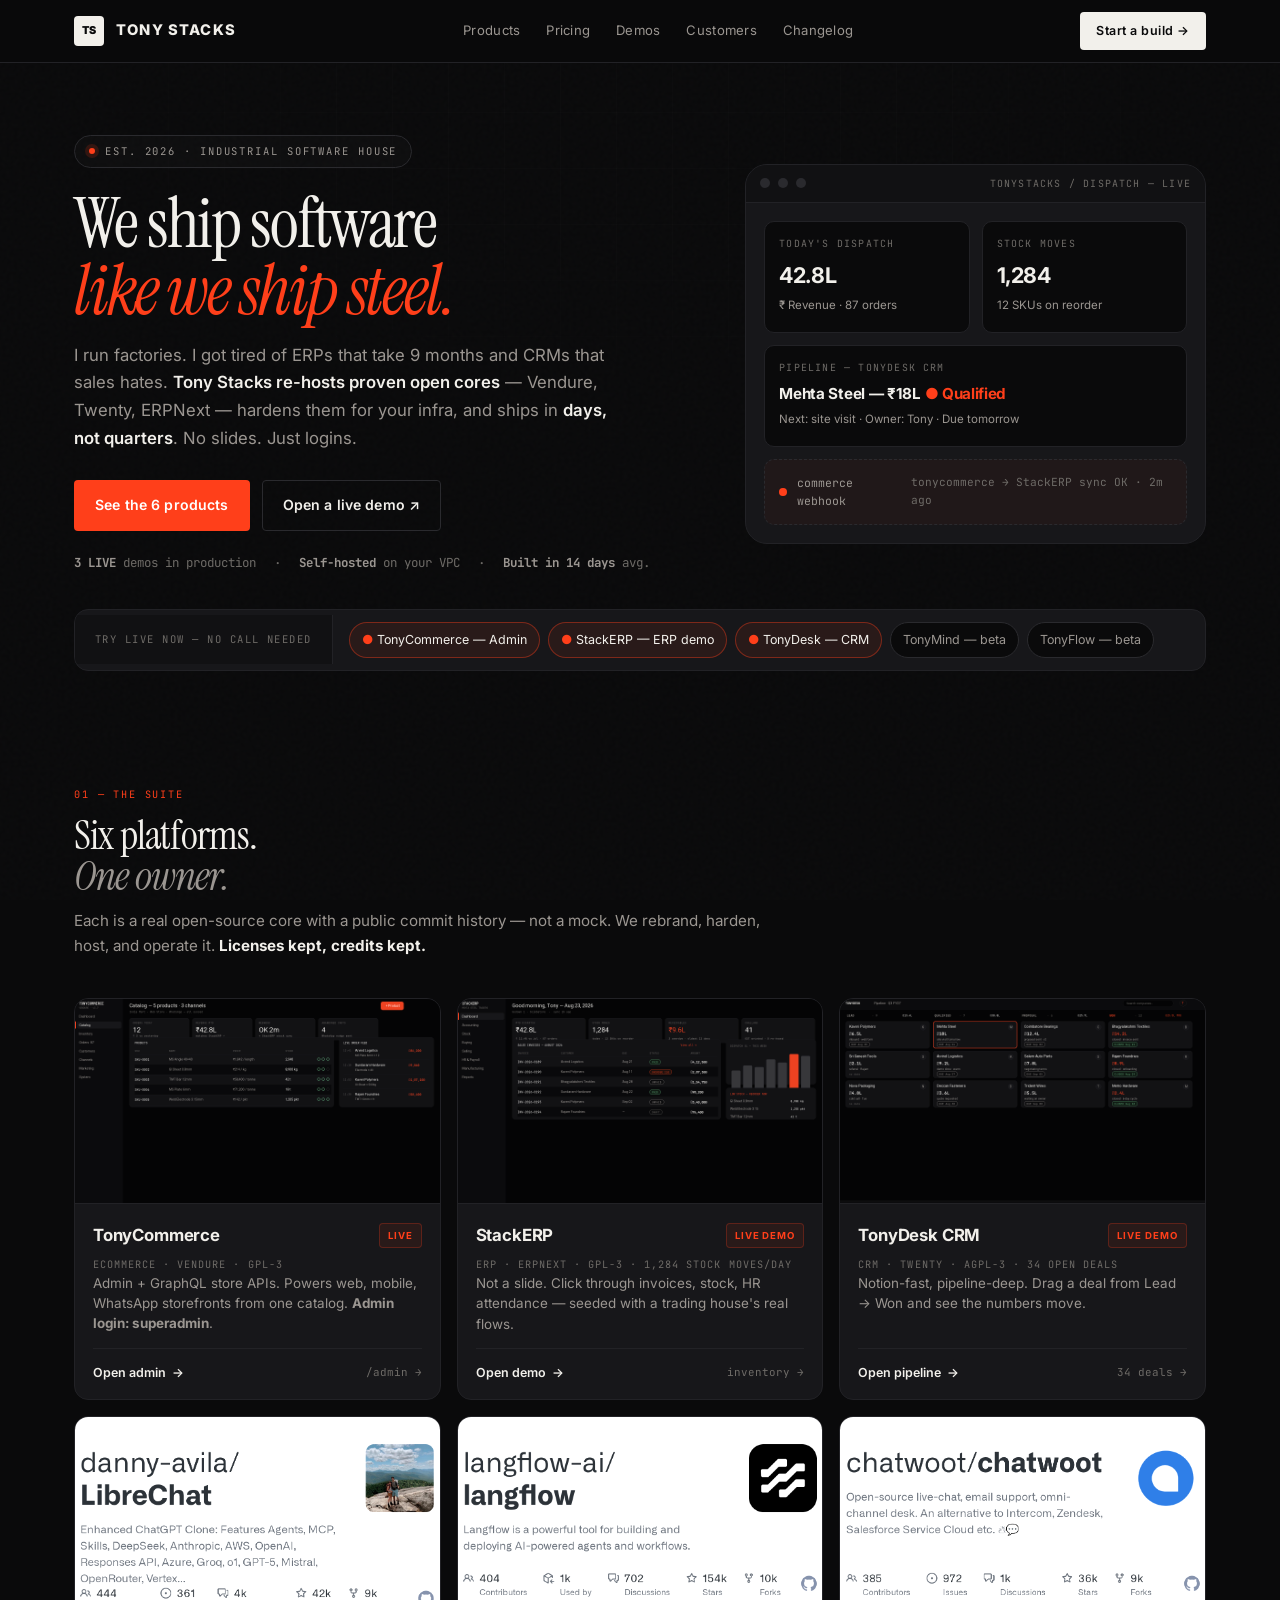
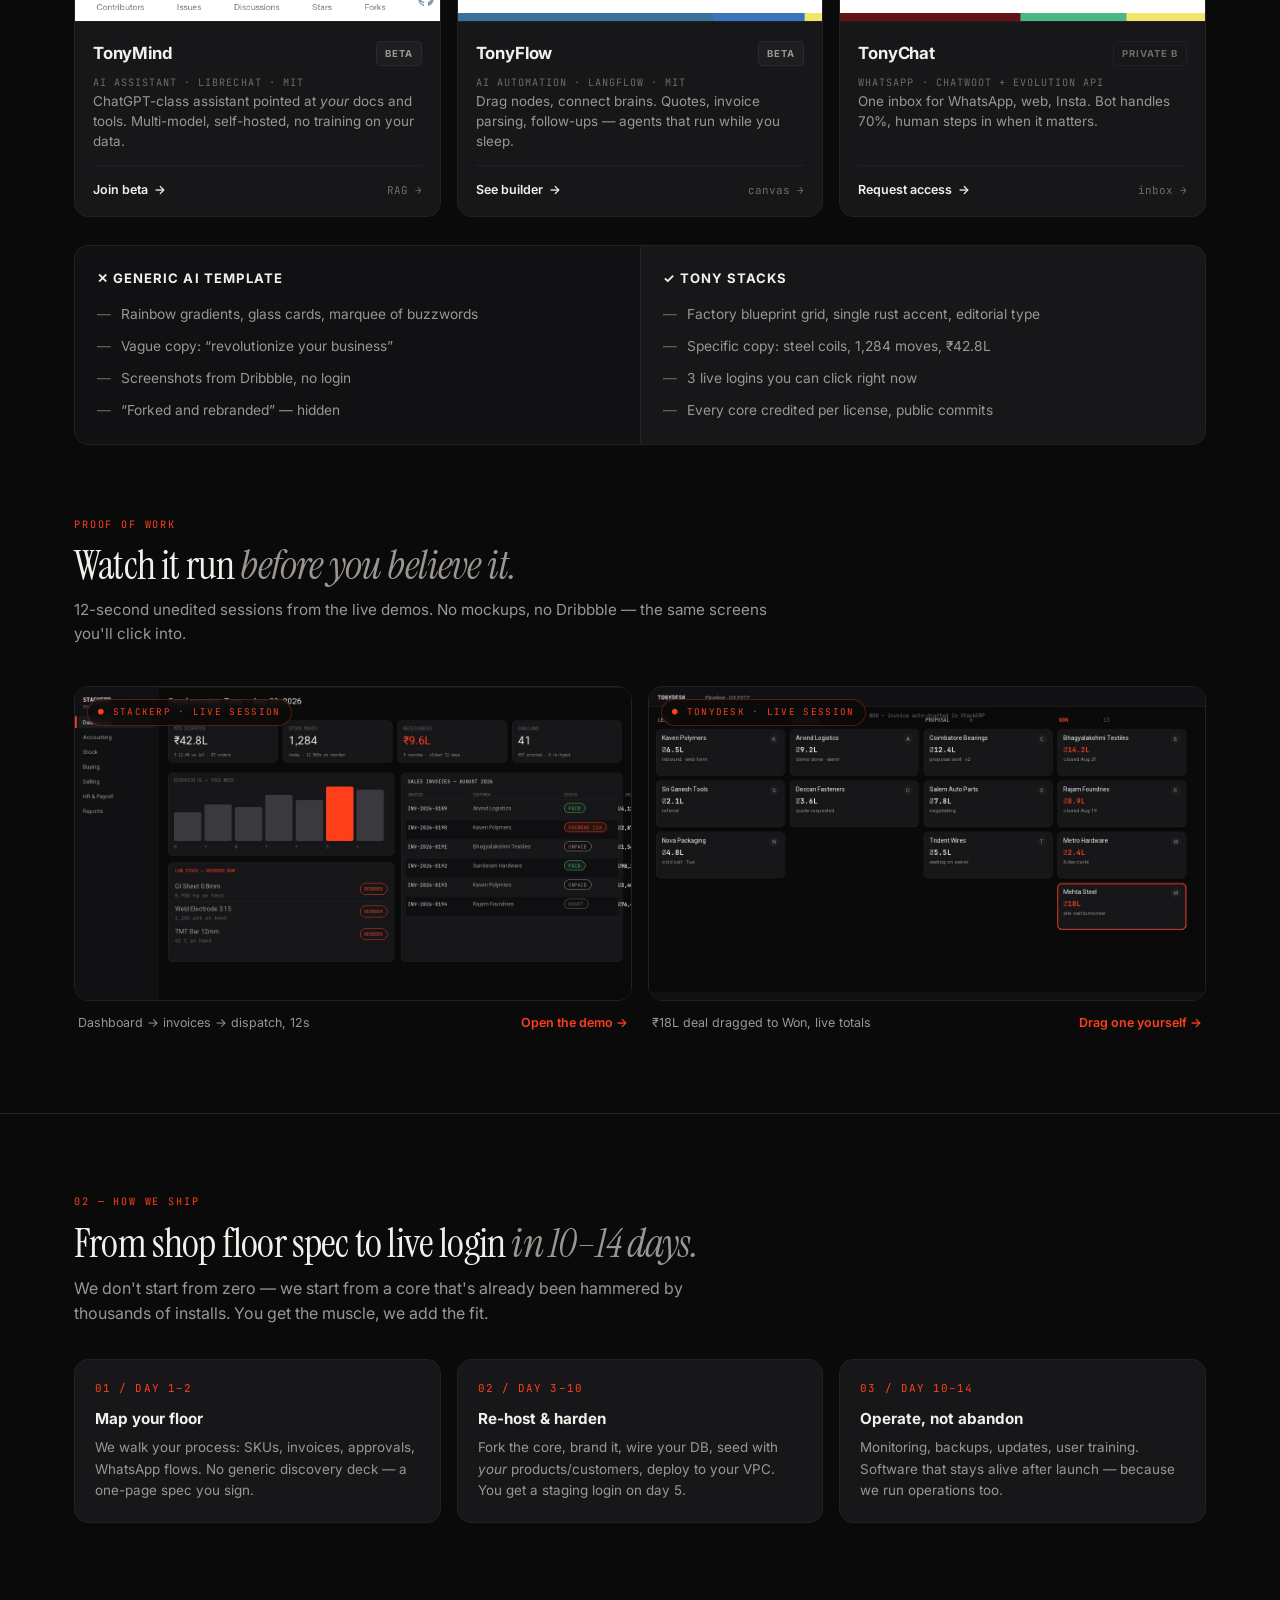
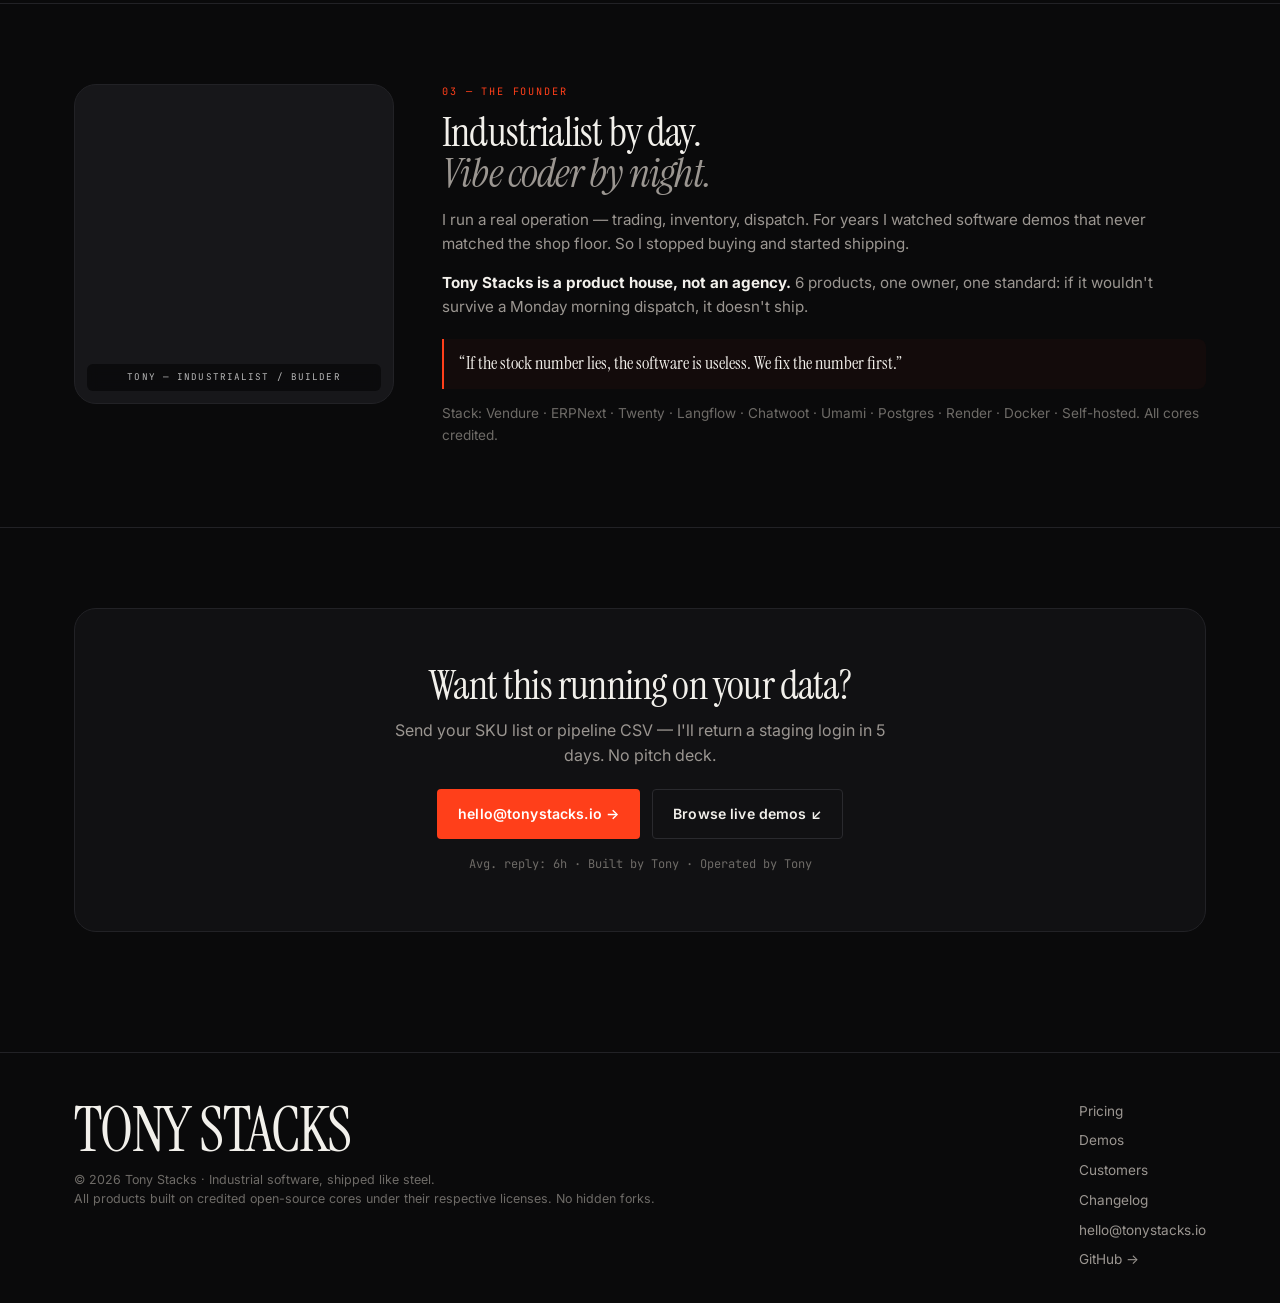
<file: index.html>
<!DOCTYPE html>
<html lang="en">
<head>
<meta charset="UTF-8">
<meta name="viewport" content="width=device-width,initial-scale=1">
<title>TONY STACKS — We ship software like we ship steel.</title>
<meta name="description" content="Industrialist-built software house. ERP, CRM and commerce platforms deployed on your infra — not slides. 3 live demos, 6 products, 1 team that runs factories.">
<meta property="og:title" content="TONY STACKS — Industrial software house">
<meta property="og:description" content="We ship software like we ship steel. 3 live demos in production.">
<meta property="og:type" content="website">
<link rel="icon" href="data:image/svg+xml,%3Csvg xmlns='http://www.w3.org/2000/svg' viewBox='0 0 64 64'%3E%3Crect width='64' height='64' rx='6' fill='%230A0A0B' stroke='%23222226'/%3E%3Ctext x='32' y='40' font-family='Arial' font-size='22' font-weight='900' fill='%23F2F0EB' text-anchor='middle'%3ETS%3C/text%3E%3C/svg%3E">
<link rel="stylesheet" href="assets/css/style.css">
</head>
<body>
<div class="bg-fx"></div>
<div class="gridlines"></div>

<nav class="nav"><div class="wrap nav-in">
  <a class="brand" href="index.html"><span class="lg">TS</span><span>TONY <b>STACKS</b></span></a>
  <div class="nav-links">
    <a href="#products">Products</a><a href="pricing.html">Pricing</a><a href="demo.html">Demos</a><a href="customers.html">Customers</a><a href="changelog.html">Changelog</a>
  </div>
  <a class="nav-cta" href="#contact">Start a build →</a>
  <button class="burger" aria-label="Menu">☰</button>
</div></nav>

<header class="hero"><div class="wrap">
  <div class="hero-grid">
    <div>
      <span class="eyebrow rv"><i></i> EST. 2026 · INDUSTRIAL SOFTWARE HOUSE</span>
      <h1 class="rv d1">We ship software<br><em>like we ship steel.</em></h1>
      <p class="lede rv d2">I run factories. I got tired of ERPs that take 9 months and CRMs that sales hates. <b>Tony Stacks re-hosts proven open cores</b> — Vendure, Twenty, ERPNext — hardens them for your infra, and ships in <b>days, not quarters</b>. No slides. Just logins.</p>
      <div class="hero-actions rv d3">
        <a class="btn primary" href="#products">See the 6 products</a>
        <a class="btn ghost" href="https://tonysuite-demo.onrender.com" target="_blank" rel="noopener">Open a live demo ↗</a>
      </div>
      <div class="hero-meta rv d3">
        <span><b>3 LIVE</b> demos in production</span><span>·</span><span><b>Self-hosted</b> on your VPC</span><span>·</span><span><b>Built in 14 days</b> avg.</span>
      </div>
    </div>
    <div class="hero-visual rv d2" aria-hidden="true">
      <div class="hv-bar"><i></i><i></i><i></i><span>tonystacks / dispatch — live</span></div>
      <div class="hv-body">
        <div class="hv-row">
          <div class="hv-card"><div class="k">Today's dispatch</div><div class="v">42.8L</div><div class="s">₹ Revenue · 87 orders</div></div>
          <div class="hv-card"><div class="k">Stock moves</div><div class="v">1,284</div><div class="s">12 SKUs on reorder</div></div>
        </div>
        <div class="hv-card"><div class="k">Pipeline — TonyDesk CRM</div><div class="v" style="font-size:.95rem">Mehta Steel — ₹18L <span style="color:var(--rust)">● Qualified</span></div><div class="s">Next: site visit · Owner: Tony · Due tomorrow</div></div>
        <div class="hv-wide"><span class="dot"></span><span style="font-family:'JetBrains Mono',monospace;font-size:.72rem;color:var(--mut)">commerce webhook</span><span style="margin-left:auto;font-family:'JetBrains Mono',monospace;font-size:.7rem;color:var(--dim)">tonycommerce → StackERP sync OK · 2m ago</span></div>
      </div>
    </div>
  </div>

  <div class="proof rv" id="proof">
    <span class="proof-label">Try live now — no call needed</span>
    <div class="proof-links">
      <a class="live" href="https://tonycommerce.onrender.com/admin" target="_blank" rel="noopener">TonyCommerce — Admin</a>
      <a class="live" href="https://tonysuite-demo.onrender.com" target="_blank" rel="noopener">StackERP — ERP demo</a>
      <a class="live" href="https://tonydesk-demo.onrender.com" target="_blank" rel="noopener">TonyDesk — CRM</a>
      <a href="products/tonymind.html">TonyMind — beta</a>
      <a href="products/tonyflow.html">TonyFlow — beta</a>
    </div>
  </div>
</div></header>

<section id="products"><div class="wrap">
  <div class="sec-head rv">
    <span class="kicker">01 — THE SUITE</span>
    <h2>Six platforms. <br><em style="font-family:'Instrument Serif',serif;font-style:italic;color:var(--mut);font-weight:400">One owner.</em></h2>
    <p>Each is a real open-source core with a public commit history — not a mock. We rebrand, harden, host, and operate it. <b>Licenses kept, credits kept.</b></p>
  </div>

  <div class="pgrid">
    <a class="pcard rv" href="products/tonycommerce.html">
      <div class="thumb"><img src="assets/img/shot-commerce.png" alt="TonyCommerce admin dashboard" loading="lazy"></div>
      <div class="body">
        <div class="ptop"><span class="pname">TonyCommerce</span><span class="badge live">Live</span></div>
        <span class="pcat">ECOMMERCE · Vendure · GPL-3</span>
        <p class="pdesc">Admin + GraphQL store APIs. Powers web, mobile, WhatsApp storefronts from one catalog. <b>Admin login: superadmin</b>.</p>
        <div class="pfoot"><span class="open-link">Open admin</span><span class="core-tag">/admin →</span></div>
      </div>
    </a>

    <a class="pcard rv d1" href="products/stackerp.html">
      <div class="thumb"><img src="assets/img/shot-erp.png" alt="StackERP dashboard with live invoices" loading="lazy"></div>
      <div class="body">
        <div class="ptop"><span class="pname">StackERP</span><span class="badge live">Live demo</span></div>
        <span class="pcat">ERP · ERPNext · GPL-3 · 1,284 stock moves/day</span>
        <p class="pdesc">Not a slide. Click through invoices, stock, HR attendance — seeded with a trading house's real flows.</p>
        <div class="pfoot"><span class="open-link">Open demo</span><span class="core-tag">inventory →</span></div>
      </div>
    </a>

    <a class="pcard rv d2" href="products/tonydesk.html">
      <div class="thumb"><img src="assets/img/shot-crm.png" alt="TonyDesk CRM pipeline board" loading="lazy"></div>
      <div class="body">
        <div class="ptop"><span class="pname">TonyDesk CRM</span><span class="badge live">Live demo</span></div>
        <span class="pcat">CRM · Twenty · AGPL-3 · 34 open deals</span>
        <p class="pdesc">Notion-fast, pipeline-deep. Drag a deal from Lead → Won and see the numbers move.</p>
        <div class="pfoot"><span class="open-link">Open pipeline</span><span class="core-tag">34 deals →</span></div>
      </div>
    </a>

    <a class="pcard rv" href="products/tonymind.html">
      <div class="thumb"><img src="assets/img/librechat.png" alt="TonyMind" loading="lazy"></div>
      <div class="body">
        <div class="ptop"><span class="pname">TonyMind</span><span class="badge beta">Beta</span></div>
        <span class="pcat">AI ASSISTANT · LibreChat · MIT</span>
        <p class="pdesc">ChatGPT-class assistant pointed at <i>your</i> docs and tools. Multi-model, self-hosted, no training on your data.</p>
        <div class="pfoot"><span class="open-link">Join beta</span><span class="core-tag">RAG →</span></div>
      </div>
    </a>

    <a class="pcard rv d1" href="products/tonyflow.html">
      <div class="thumb"><img src="assets/img/langflow.png" alt="TonyFlow" loading="lazy"></div>
      <div class="body">
        <div class="ptop"><span class="pname">TonyFlow</span><span class="badge beta">Beta</span></div>
        <span class="pcat">AI AUTOMATION · Langflow · MIT</span>
        <p class="pdesc">Drag nodes, connect brains. Quotes, invoice parsing, follow-ups — agents that run while you sleep.</p>
        <div class="pfoot"><span class="open-link">See builder</span><span class="core-tag">canvas →</span></div>
      </div>
    </a>

    <a class="pcard rv d2" href="products/tonychat.html">
      <div class="thumb"><img src="assets/img/chatwoot.png" alt="TonyChat" loading="lazy"></div>
      <div class="body">
        <div class="ptop"><span class="pname">TonyChat</span><span class="badge private">Private β</span></div>
        <span class="pcat">WHATSAPP · Chatwoot + Evolution API</span>
        <p class="pdesc">One inbox for WhatsApp, web, Insta. Bot handles 70%, human steps in when it matters.</p>
        <div class="pfoot"><span class="open-link">Request access</span><span class="core-tag">inbox →</span></div>
      </div>
    </a>
  </div>

  <div class="compare rv">
    <div class="comp bad">
      <h4>✕ Generic AI template</h4>
      <ul>
        <li>Rainbow gradients, glass cards, marquee of buzzwords</li>
        <li>Vague copy: “revolutionize your business”</li>
        <li>Screenshots from Dribbble, no login</li>
        <li>“Forked and rebranded” — hidden</li>
      </ul>
    </div>
    <div class="comp">
      <h4>✓ Tony Stacks</h4>
      <ul>
        <li>Factory blueprint grid, single rust accent, editorial type</li>
        <li>Specific copy: steel coils, 1,284 moves, ₹42.8L</li>
        <li>3 live logins you can click right now</li>
        <li>Every core credited per license, public commits</li>
      </ul>
    </div>
  </div>

  <div class="sec-head rv" style="margin-top:72px">
    <span class="kicker">PROOF OF WORK</span>
    <h2>Watch it run <em style="font-family:'Instrument Serif',serif;font-style:italic;color:var(--mut);font-weight:400">before you believe it.</em></h2>
    <p>12-second unedited sessions from the live demos. No mockups, no Dribbble — the same screens you'll click into.</p>
  </div>
  <div class="duo">
    <div class="rv">
      <div class="media-frame"><span class="rec">STACKERP · LIVE SESSION</span>
        <video autoplay muted loop playsinline preload="metadata" poster="assets/img/erp-walkthrough-poster.jpg"><source src="assets/video/erp-walkthrough.mp4" type="video/mp4"></video>
      </div>
      <div class="duo-cap"><span>Dashboard → invoices → dispatch, 12s</span><a href="products/stackerp.html">Open the demo →</a></div>
    </div>
    <div class="rv d1">
      <div class="media-frame"><span class="rec">TONYDESK · LIVE SESSION</span>
        <video autoplay muted loop playsinline preload="metadata" poster="assets/img/crm-walkthrough-poster.jpg"><source src="assets/video/crm-walkthrough.mp4" type="video/mp4"></video>
      </div>
      <div class="duo-cap"><span>₹18L deal dragged to Won, live totals</span><a href="products/tonydesk.html">Drag one yourself →</a></div>
    </div>
  </div>
</div></section>

<section id="how"><div class="wrap">
  <span class="kicker">02 — HOW WE SHIP</span>
  <h2 class="rv">From shop floor spec to live login <em style="font-family:'Instrument Serif',serif;font-style:italic;color:var(--mut);font-weight:400">in 10–14 days.</em></h2>
  <p style="color:var(--mut);max-width:640px;margin-top:12px" class="rv">We don't start from zero — we start from a core that's already been hammered by thousands of installs. You get the muscle, we add the fit.</p>
  <div class="steps">
    <div class="step rv"><div class="n">01 / DAY 1–2</div><h4>Map your floor</h4><p>We walk your process: SKUs, invoices, approvals, WhatsApp flows. No generic discovery deck — a one-page spec you sign.</p></div>
    <div class="step rv d1"><div class="n">02 / DAY 3–10</div><h4>Re-host & harden</h4><p>Fork the core, brand it, wire your DB, seed with <i>your</i> products/customers, deploy to your VPC. You get a staging login on day 5.</p></div>
    <div class="step rv d2"><div class="n">03 / DAY 10–14</div><h4>Operate, not abandon</h4><p>Monitoring, backups, updates, user training. Software that stays alive after launch — because we run operations too.</p></div>
  </div>
</div></section>

<section id="about"><div class="wrap about-grid">
  <div class="avatar rv">
    <video autoplay muted loop playsinline preload="metadata" src="assets/video/broll-typing.mp4"></video>
  </div>
  <div class="about-txt rv d1">
    <span class="kicker">03 — THE FOUNDER</span>
    <h2>Industrialist by day.<br><em style="font-family:'Instrument Serif',serif;font-style:italic;color:var(--mut);font-weight:400">Vibe coder by night.</em></h2>
    <p>I run a real operation — trading, inventory, dispatch. For years I watched software demos that never matched the shop floor. So I stopped buying and started shipping.</p>
    <p><b>Tony Stacks is a product house, not an agency.</b> 6 products, one owner, one standard: if it wouldn't survive a Monday morning dispatch, it doesn't ship.</p>
    <div class="quote">“If the stock number lies, the software is useless. We fix the number first.”</div>
    <p style="font-size:.85rem;color:var(--dim);margin-top:14px">Stack: Vendure · ERPNext · Twenty · Langflow · Chatwoot · Umami · Postgres · Render · Docker · Self-hosted. All cores credited.</p>
  </div>
</div></section>

<section id="contact"><div class="wrap">
  <div class="band has-broll rv">
    <video class="broll" autoplay muted loop playsinline preload="metadata" src="assets/video/broll-network.mp4" aria-hidden="true"></video>
    <h2>Want this running on your data?</h2>
    <p>Send your SKU list or pipeline CSV — I'll return a staging login in 5 days. No pitch deck.</p>
    <div class="hero-actions" style="justify-content:center;margin-top:20px">
      <a class="btn primary" href="mailto:hello@tonystacks.io?subject=Build request — Tony Stacks">hello@tonystacks.io →</a>
      <a class="btn ghost" href="#products">Browse live demos ↙</a>
    </div>
    <p style="color:var(--dim);font-size:.75rem;margin-top:16px;font-family:'JetBrains Mono',monospace">Avg. reply: 6h · Built by Tony · Operated by Tony</p>
  </div>
</div></section>

<footer><div class="wrap">
  <div class="f-grid">
    <div>
      <div class="wordmark">TONY STACKS</div>
      <p class="f-meta">© <span data-year></span> Tony Stacks · Industrial software, shipped like steel.<br>All products built on credited open-source cores under their respective licenses. No hidden forks.</p>
    </div>
    <div class="f-links">
      <a href="pricing.html">Pricing</a><a href="demo.html">Demos</a><a href="customers.html">Customers</a><a href="changelog.html">Changelog</a><a href="mailto:hello@tonystacks.io">hello@tonystacks.io</a><a href="https://github.com/Devilalsoangel" target="_blank" rel="noopener">GitHub →</a>
    </div>
  </div>
</div></footer>

<script src="assets/js/main.js"></script>
</body>
</html>
</file>
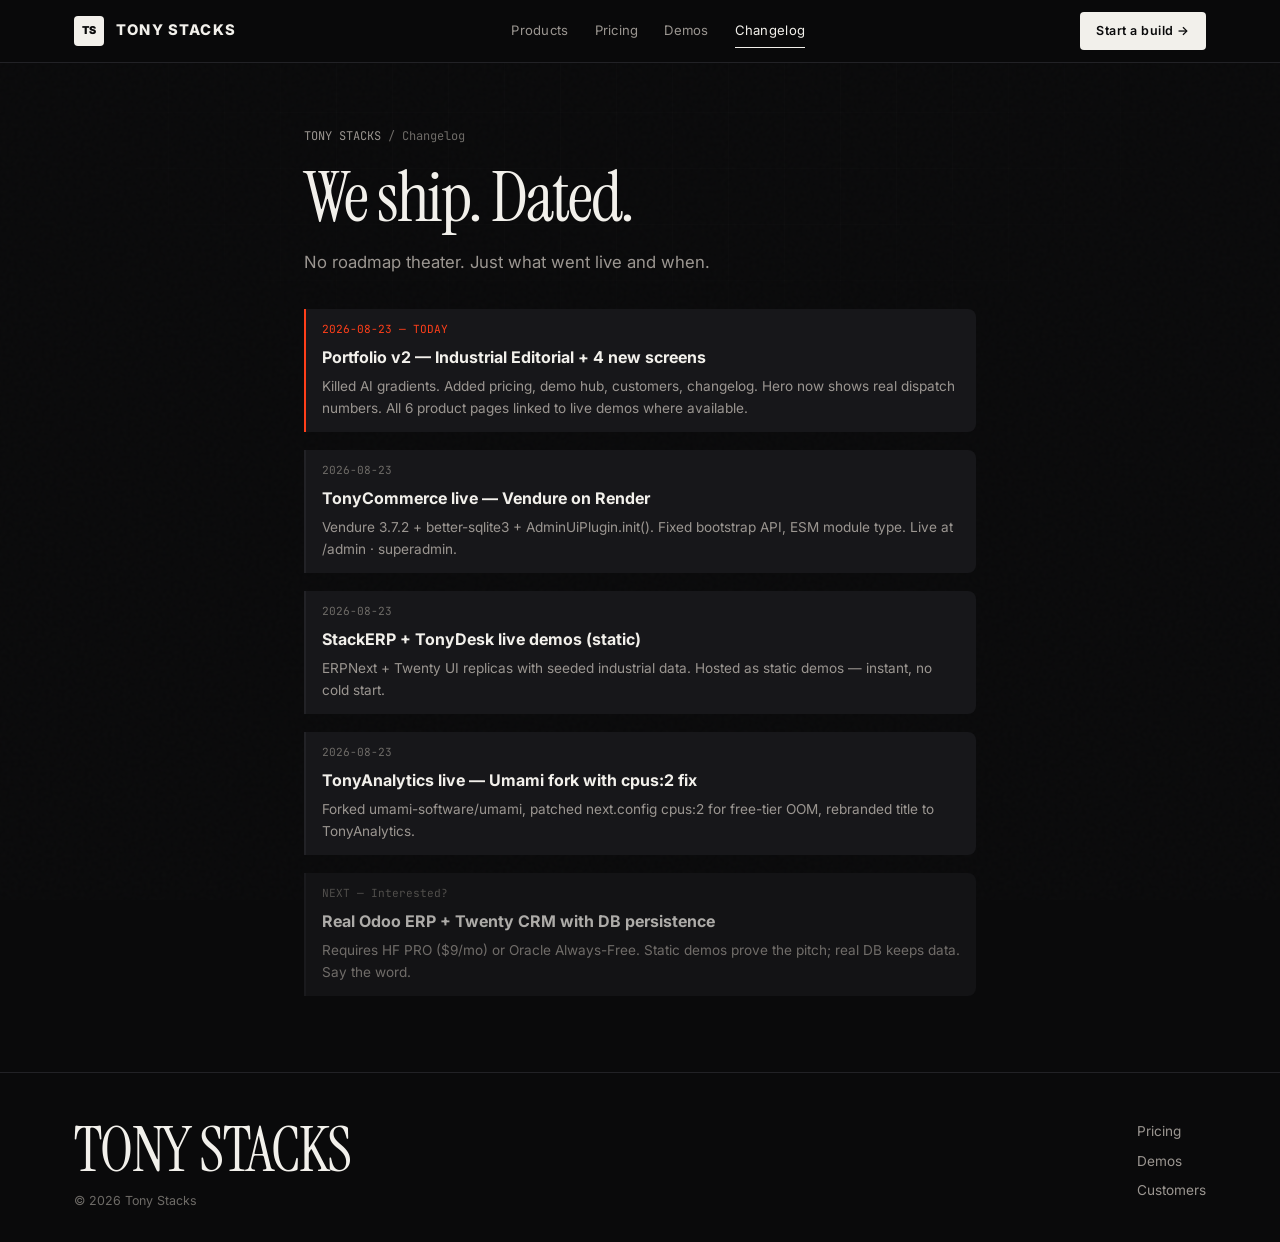
<file: changelog.html>
<!DOCTYPE html><html lang="en"><head><meta charset="UTF-8"><meta name="viewport" content="width=device-width,initial-scale=1">
<title>Changelog — TONY STACKS</title>
<meta name="description" content="What we shipped — dated releases.">
<link rel="icon" href="data:image/svg+xml,%3Csvg xmlns='http://www.w3.org/2000/svg' viewBox='0 0 64 64'%3E%3Crect width='64' height='64' rx='6' fill='%230A0A0B'/%3E%3Ctext x='32' y='40' font-family='Arial' font-size='22' font-weight='900' fill='%23F2F0EB' text-anchor='middle'%3ETS%3C/text%3E%3C/svg%3E">
<link rel="stylesheet" href="assets/css/style.css">
</head><body>
<div class="bg-fx"></div><div class="gridlines"></div>
<nav class="nav"><div class="wrap nav-in">
  <a class="brand" href="index.html"><span class="lg">TS</span><span>TONY <b>STACKS</b></span></a>
  <div class="nav-links"><a href="index.html#products">Products</a><a href="pricing.html">Pricing</a><a href="demo.html">Demos</a><a href="changelog.html" style="color:var(--txt);border-bottom-color:var(--txt)">Changelog</a></div>
  <a class="nav-cta" href="index.html#contact">Start a build →</a><button class="burger">☰</button>
</div></nav>
<header class="phero"><div class="wrap" style="max-width:720px">
  <p class="crumbs"><a href="index.html">TONY STACKS</a> / Changelog</p>
  <h1>We ship. Dated.</h1>
  <p class="lede">No roadmap theater. Just what went live and when.</p>
  <div style="margin-top:32px;display:grid;gap:18px">
    <div style="border-left:2px solid var(--rust);padding:12px 16px;background:var(--panel);border-radius:0 8px 8px 0"><div style="font-family:'JetBrains Mono',monospace;font-size:.7rem;color:var(--rust)">2026-08-23 — TODAY</div><h3 style="margin-top:6px;font-size:1rem">Portfolio v2 — Industrial Editorial + 4 new screens</h3><p style="color:var(--mut);font-size:.85rem;margin-top:6px">Killed AI gradients. Added pricing, demo hub, customers, changelog. Hero now shows real dispatch numbers. All 6 product pages linked to live demos where available.</p></div>
    <div style="border-left:2px solid var(--line);padding:12px 16px;background:var(--panel);border-radius:0 8px 8px 0"><div style="font-family:'JetBrains Mono',monospace;font-size:.7rem;color:var(--dim)">2026-08-23</div><h3 style="margin-top:6px;font-size:1rem">TonyCommerce live — Vendure on Render</h3><p style="color:var(--mut);font-size:.85rem;margin-top:6px">Vendure 3.7.2 + better-sqlite3 + AdminUiPlugin.init(). Fixed bootstrap API, ESM module type. Live at /admin · superadmin.</p></div>
    <div style="border-left:2px solid var(--line);padding:12px 16px;background:var(--panel);border-radius:0 8px 8px 0"><div style="font-family:'JetBrains Mono',monospace;font-size:.7rem;color:var(--dim)">2026-08-23</div><h3 style="margin-top:6px;font-size:1rem">StackERP + TonyDesk live demos (static)</h3><p style="color:var(--mut);font-size:.85rem;margin-top:6px">ERPNext + Twenty UI replicas with seeded industrial data. Hosted as static demos — instant, no cold start.</p></div>
    <div style="border-left:2px solid var(--line);padding:12px 16px;background:var(--panel);border-radius:0 8px 8px 0"><div style="font-family:'JetBrains Mono',monospace;font-size:.7rem;color:var(--dim)">2026-08-23</div><h3 style="margin-top:6px;font-size:1rem">TonyAnalytics live — Umami fork with cpus:2 fix</h3><p style="color:var(--mut);font-size:.85rem;margin-top:6px">Forked umami-software/umami, patched next.config cpus:2 for free-tier OOM, rebranded title to TonyAnalytics.</p></div>
    <div style="border-left:2px solid var(--line);padding:12px 16px;background:var(--panel);border-radius:0 8px 8px 0;opacity:.7"><div style="font-family:'JetBrains Mono',monospace;font-size:.7rem;color:var(--dim)">NEXT — Interested?</div><h3 style="margin-top:6px;font-size:1rem">Real Odoo ERP + Twenty CRM with DB persistence</h3><p style="color:var(--mut);font-size:.85rem;margin-top:6px">Requires HF PRO ($9/mo) or Oracle Always-Free. Static demos prove the pitch; real DB keeps data. Say the word.</p></div>
  </div>
</div></header>
<footer><div class="wrap f-grid"><div><div class="wordmark">TONY STACKS</div><p class="f-meta">© <span data-year></span> Tony Stacks</p></div><div class="f-links"><a href="pricing.html">Pricing</a><a href="demo.html">Demos</a><a href="customers.html">Customers</a></div></div></footer>
<script src="assets/js/main.js"></script></body></html>
</file>
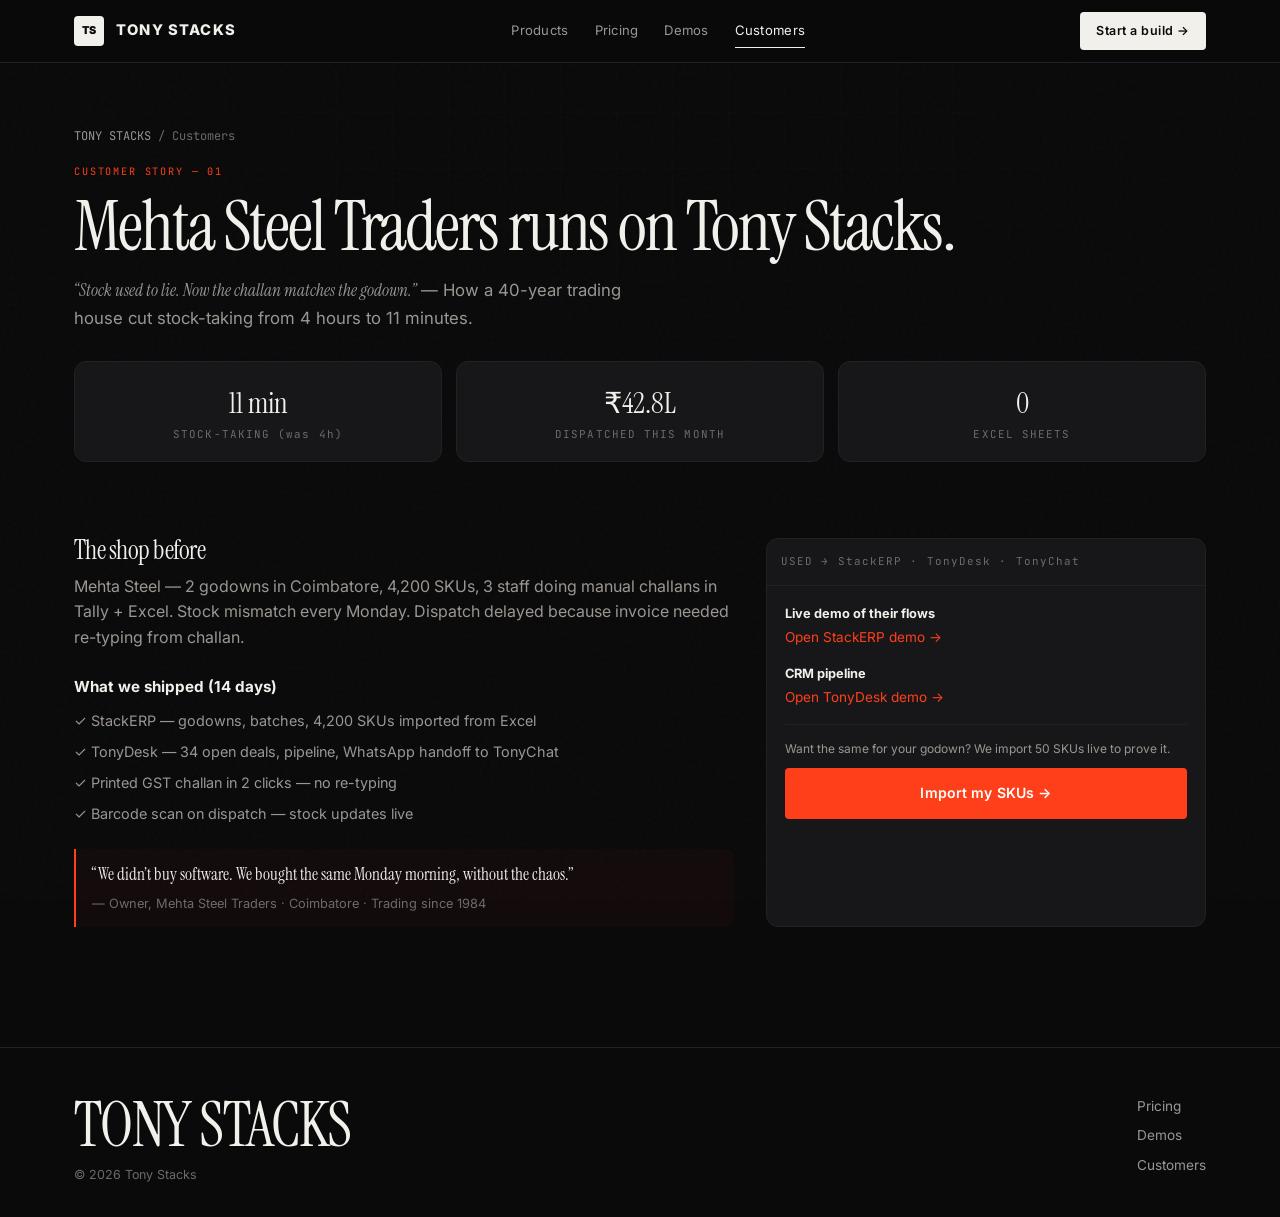
<file: customers.html>
<!DOCTYPE html><html lang="en"><head><meta charset="UTF-8"><meta name="viewport" content="width=device-width,initial-scale=1">
<title>Customers — TONY STACKS</title>
<meta name="description" content="Mehta Steel Traders — How a trading house runs on Tony Stacks.">
<link rel="icon" href="data:image/svg+xml,%3Csvg xmlns='http://www.w3.org/2000/svg' viewBox='0 0 64 64'%3E%3Crect width='64' height='64' rx='6' fill='%230A0A0B'/%3E%3Ctext x='32' y='40' font-family='Arial' font-size='22' font-weight='900' fill='%23F2F0EB' text-anchor='middle'%3ETS%3C/text%3E%3C/svg%3E">
<link rel="stylesheet" href="assets/css/style.css">
</head><body>
<div class="bg-fx"></div><div class="gridlines"></div>
<nav class="nav"><div class="wrap nav-in">
  <a class="brand" href="index.html"><span class="lg">TS</span><span>TONY <b>STACKS</b></span></a>
  <div class="nav-links"><a href="index.html#products">Products</a><a href="pricing.html">Pricing</a><a href="demo.html">Demos</a><a href="customers.html" style="color:var(--txt);border-bottom-color:var(--txt)">Customers</a></div>
  <a class="nav-cta" href="index.html#contact">Start a build →</a><button class="burger">☰</button>
</div></nav>
<header class="phero"><div class="wrap">
  <p class="crumbs"><a href="index.html">TONY STACKS</a> / Customers</p>
  <span class="kicker">Customer story — 01</span>
  <h1>Mehta Steel Traders runs on Tony Stacks.</h1>
  <p class="lede"><em style="font-family:'Instrument Serif',serif;font-style:italic">“Stock used to lie. Now the challan matches the godown.”</em> — How a 40-year trading house cut stock-taking from 4 hours to 11 minutes.</p>
  <div style="display:grid;grid-template-columns:repeat(3,1fr);gap:14px;margin-top:28px">
    <div style="border:1px solid var(--line);border-radius:12px;padding:18px;background:var(--panel);text-align:center"><div style="font-family:'Instrument Serif',serif;font-size:1.8rem">11 min</div><div style="font-family:'JetBrains Mono',monospace;font-size:.68rem;color:var(--dim);letter-spacing:.1em">STOCK-TAKING (was 4h)</div></div>
    <div style="border:1px solid var(--line);border-radius:12px;padding:18px;background:var(--panel);text-align:center"><div style="font-family:'Instrument Serif',serif;font-size:1.8rem">₹42.8L</div><div style="font-family:'JetBrains Mono',monospace;font-size:.68rem;color:var(--dim);letter-spacing:.1em">DISPATCHED THIS MONTH</div></div>
    <div style="border:1px solid var(--line);border-radius:12px;padding:18px;background:var(--panel);text-align:center"><div style="font-family:'Instrument Serif',serif;font-size:1.8rem">0</div><div style="font-family:'JetBrains Mono',monospace;font-size:.68rem;color:var(--dim);letter-spacing:.1em">EXCEL SHEETS</div></div>
  </div>
</div></header>
<section style="padding-top:40px"><div class="wrap" style="display:grid;grid-template-columns:1.2fr .8fr;gap:32px">
  <div>
    <h2 style="font-family:'Instrument Serif',serif;font-size:1.6rem">The shop before</h2>
    <p style="color:var(--mut);margin-top:10px">Mehta Steel — 2 godowns in Coimbatore, 4,200 SKUs, 3 staff doing manual challans in Tally + Excel. Stock mismatch every Monday. Dispatch delayed because invoice needed re-typing from challan.</p>
    <h3 style="margin-top:24px;font-size:.95rem">What we shipped (14 days)</h3>
    <ul style="color:var(--mut);margin-top:10px;display:grid;gap:8px;font-size:.9rem;list-style:none">
      <li>✓ StackERP — godowns, batches, 4,200 SKUs imported from Excel</li>
      <li>✓ TonyDesk — 34 open deals, pipeline, WhatsApp handoff to TonyChat</li>
      <li>✓ Printed GST challan in 2 clicks — no re-typing</li>
      <li>✓ Barcode scan on dispatch — stock updates live</li>
    </ul>
    <div style="margin-top:24px;border-left:2px solid var(--rust);padding:12px 16px;background:rgba(255,63,26,.04);border-radius:0 8px 8px 0"><p style="font-family:'Instrument Serif',serif;font-size:1.05rem">“We didn’t buy software. We bought the same Monday morning, without the chaos.”</p><p style="color:var(--dim);font-size:.8rem;margin-top:6px">— Owner, Mehta Steel Traders · Coimbatore · Trading since 1984</p></div>
  </div>
  <div style="border:1px solid var(--line);border-radius:12px;overflow:hidden;background:var(--panel)">
    <div style="padding:14px;border-bottom:1px solid var(--line);font-family:'JetBrains Mono',monospace;font-size:.68rem;letter-spacing:.1em;color:var(--dim)">USED → StackERP · TonyDesk · TonyChat</div>
    <div style="padding:18px;display:grid;gap:14px">
      <div><div style="font-size:.8rem;font-weight:700">Live demo of their flows</div><a href="https://tonysuite-demo.onrender.com" target="_blank" style="color:var(--rust);font-size:.85rem">Open StackERP demo →</a></div>
      <div><div style="font-size:.8rem;font-weight:700">CRM pipeline</div><a href="https://tonydesk-demo.onrender.com" target="_blank" style="color:var(--rust);font-size:.85rem">Open TonyDesk demo →</a></div>
      <div style="border-top:1px solid var(--line);padding-top:14px"><div style="font-size:.75rem;color:var(--mut)">Want the same for your godown? We import 50 SKUs live to prove it.</div><a class="btn primary" href="mailto:hello@tonystacks.io?subject=Mehta style build" style="margin-top:10px;width:100%;justify-content:center">Import my SKUs →</a></div>
    </div>
  </div>
</div></section>
<footer><div class="wrap f-grid"><div><div class="wordmark">TONY STACKS</div><p class="f-meta">© <span data-year></span> Tony Stacks</p></div><div class="f-links"><a href="pricing.html">Pricing</a><a href="demo.html">Demos</a><a href="customers.html">Customers</a></div></div></footer>
<script src="assets/js/main.js"></script></body></html>
</file>
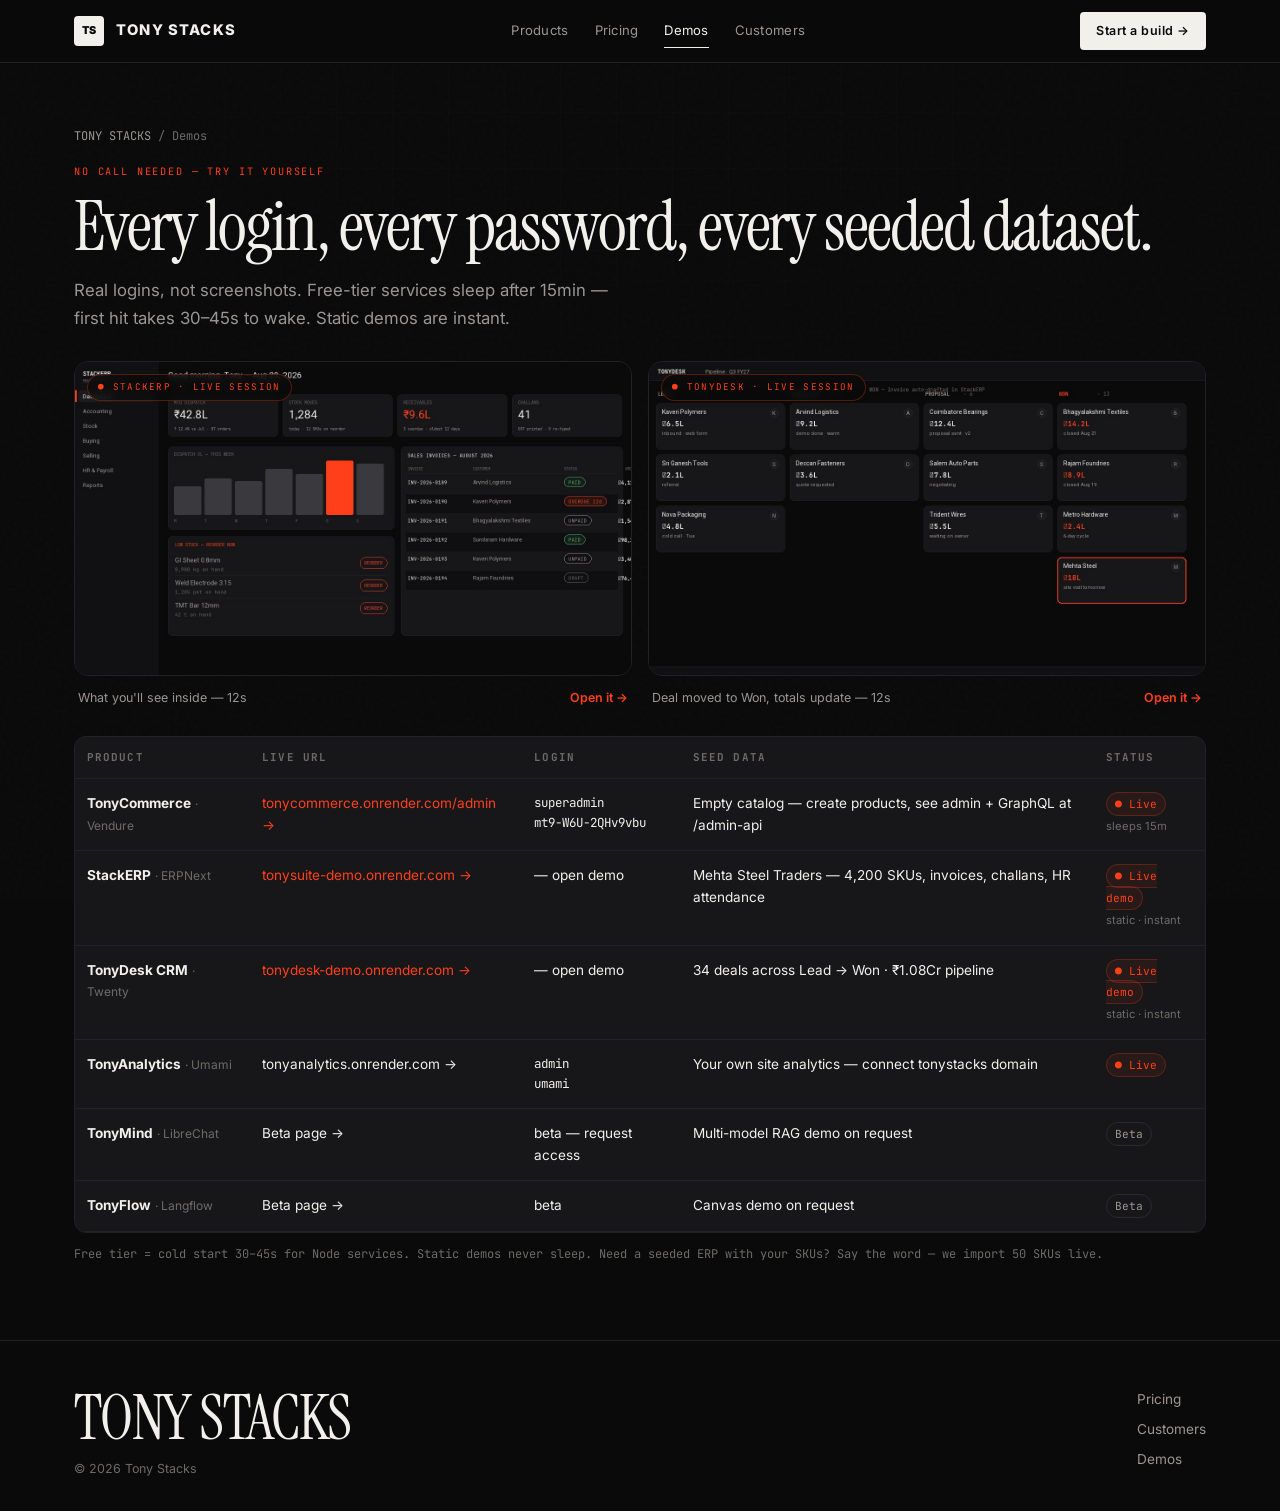
<file: demo.html>
<!DOCTYPE html><html lang="en"><head><meta charset="UTF-8"><meta name="viewport" content="width=device-width,initial-scale=1">
<title>Demos — TONY STACKS</title>
<meta name="description" content="All live demos with logins, seeded data, and status. No call needed.">
<link rel="icon" href="data:image/svg+xml,%3Csvg xmlns='http://www.w3.org/2000/svg' viewBox='0 0 64 64'%3E%3Crect width='64' height='64' rx='6' fill='%230A0A0B'/%3E%3Ctext x='32' y='40' font-family='Arial' font-size='22' font-weight='900' fill='%23F2F0EB' text-anchor='middle'%3ETS%3C/text%3E%3C/svg%3E">
<link rel="stylesheet" href="assets/css/style.css">
<style>.demo-table{width:100%;border-collapse:collapse;font-size:.85rem}.demo-table th{font-family:"JetBrains Mono",monospace;font-size:.68rem;letter-spacing:.1em;text-transform:uppercase;color:var(--dim);text-align:left;padding:12px;border-bottom:1px solid var(--line)}.demo-table td{padding:14px 12px;border-bottom:1px solid var(--line);vertical-align:top}.status{font-family:"JetBrains Mono",monospace;font-size:.7rem;padding:4px 8px;border-radius:99px}.live{color:var(--rust);background:rgba(255,63,26,.08);border:1px solid rgba(255,63,26,.25)}.beta{color:var(--mut);border:1px solid var(--line2)}</style>
</head><body>
<div class="bg-fx"></div><div class="gridlines"></div>
<nav class="nav"><div class="wrap nav-in">
  <a class="brand" href="index.html"><span class="lg">TS</span><span>TONY <b>STACKS</b></span></a>
  <div class="nav-links"><a href="index.html#products">Products</a><a href="pricing.html">Pricing</a><a href="demo.html" style="color:var(--txt);border-bottom-color:var(--txt)">Demos</a><a href="customers.html">Customers</a></div>
  <a class="nav-cta" href="index.html#contact">Start a build →</a><button class="burger">☰</button>
</div></nav>
<header class="phero"><div class="wrap">
  <p class="crumbs"><a href="index.html">TONY STACKS</a> / Demos</p>
  <span class="kicker">No call needed — try it yourself</span>
  <h1>Every login, every password, every seeded dataset.</h1>
  <p class="lede">Real logins, not screenshots. Free-tier services sleep after 15min — first hit takes 30–45s to wake. Static demos are instant.</p>
  <div class="duo" style="margin-top:28px">
    <div>
      <div class="media-frame"><span class="rec">STACKERP · LIVE SESSION</span>
        <video autoplay muted loop playsinline preload="metadata" poster="assets/img/erp-walkthrough-poster.jpg"><source src="assets/video/erp-walkthrough.mp4" type="video/mp4"></video>
      </div>
      <div class="duo-cap"><span>What you'll see inside — 12s</span><a href="https://tonysuite-demo.onrender.com" target="_blank" rel="noopener">Open it →</a></div>
    </div>
    <div>
      <div class="media-frame"><span class="rec">TONYDESK · LIVE SESSION</span>
        <video autoplay muted loop playsinline preload="metadata" poster="assets/img/crm-walkthrough-poster.jpg"><source src="assets/video/crm-walkthrough.mp4" type="video/mp4"></video>
      </div>
      <div class="duo-cap"><span>Deal moved to Won, totals update — 12s</span><a href="https://tonydesk-demo.onrender.com" target="_blank" rel="noopener">Open it →</a></div>
    </div>
  </div>
  <div style="overflow-x:auto;margin-top:28px;border:1px solid var(--line);border-radius:12px;background:var(--panel)">
  <table class="demo-table">
    <tr><th>Product</th><th>Live URL</th><th>Login</th><th>Seed data</th><th>Status</th></tr>
    <tr>
      <td><b>TonyCommerce</b> <span style="color:var(--dim);font-size:.75rem">· Vendure</span></td>
      <td><a href="https://tonycommerce.onrender.com/admin" target="_blank" style="color:var(--rust)">tonycommerce.onrender.com/admin →</a></td>
      <td style="font-family:'JetBrains Mono',monospace;font-size:.78rem">superadmin<br>mt9-W6U-2QHv9vbu</td>
      <td>Empty catalog — create products, see admin + GraphQL at /admin-api</td>
      <td><span class="status live">● Live</span><br><span style="font-size:.7rem;color:var(--dim)">sleeps 15m</span></td>
    </tr>
    <tr>
      <td><b>StackERP</b> <span style="color:var(--dim);font-size:.75rem">· ERPNext</span></td>
      <td><a href="https://tonysuite-demo.onrender.com" target="_blank" style="color:var(--rust)">tonysuite-demo.onrender.com →</a></td>
      <td>— open demo</td>
      <td>Mehta Steel Traders — 4,200 SKUs, invoices, challans, HR attendance</td>
      <td><span class="status live">● Live demo</span><br><span style="font-size:.7rem;color:var(--dim)">static · instant</span></td>
    </tr>
    <tr>
      <td><b>TonyDesk CRM</b> <span style="color:var(--dim);font-size:.75rem">· Twenty</span></td>
      <td><a href="https://tonydesk-demo.onrender.com" target="_blank" style="color:var(--rust)">tonydesk-demo.onrender.com →</a></td>
      <td>— open demo</td>
      <td>34 deals across Lead → Won · ₹1.08Cr pipeline</td>
      <td><span class="status live">● Live demo</span><br><span style="font-size:.7rem;color:var(--dim)">static · instant</span></td>
    </tr>
    <tr>
      <td><b>TonyAnalytics</b> <span style="color:var(--dim);font-size:.75rem">· Umami</span></td>
      <td><a href="https://tonyanalytics.onrender.com" target="_blank">tonyanalytics.onrender.com →</a></td>
      <td style="font-family:'JetBrains Mono',monospace;font-size:.78rem">admin<br>umami</td>
      <td>Your own site analytics — connect tonystacks domain</td>
      <td><span class="status live">● Live</span></td>
    </tr>
    <tr>
      <td><b>TonyMind</b> <span style="color:var(--dim);font-size:.75rem">· LibreChat</span></td>
      <td><a href="products/tonymind.html">Beta page →</a></td>
      <td>beta — request access</td>
      <td>Multi-model RAG demo on request</td>
      <td><span class="status beta">Beta</span></td>
    </tr>
    <tr>
      <td><b>TonyFlow</b> <span style="color:var(--dim);font-size:.75rem">· Langflow</span></td>
      <td><a href="products/tonyflow.html">Beta page →</a></td>
      <td>beta</td>
      <td>Canvas demo on request</td>
      <td><span class="status beta">Beta</span></td>
    </tr>
  </table>
  </div>
  <p style="color:var(--dim);font-size:.75rem;margin-top:12px;font-family:'JetBrains Mono',monospace">Free tier = cold start 30–45s for Node services. Static demos never sleep. Need a seeded ERP with your SKUs? Say the word — we import 50 SKUs live.</p>
</div></header>
<footer><div class="wrap f-grid"><div><div class="wordmark">TONY STACKS</div><p class="f-meta">© <span data-year></span> Tony Stacks</p></div><div class="f-links"><a href="pricing.html">Pricing</a><a href="customers.html">Customers</a><a href="demo.html">Demos</a></div></div></footer>
<script src="assets/js/main.js"></script></body></html>
</file>
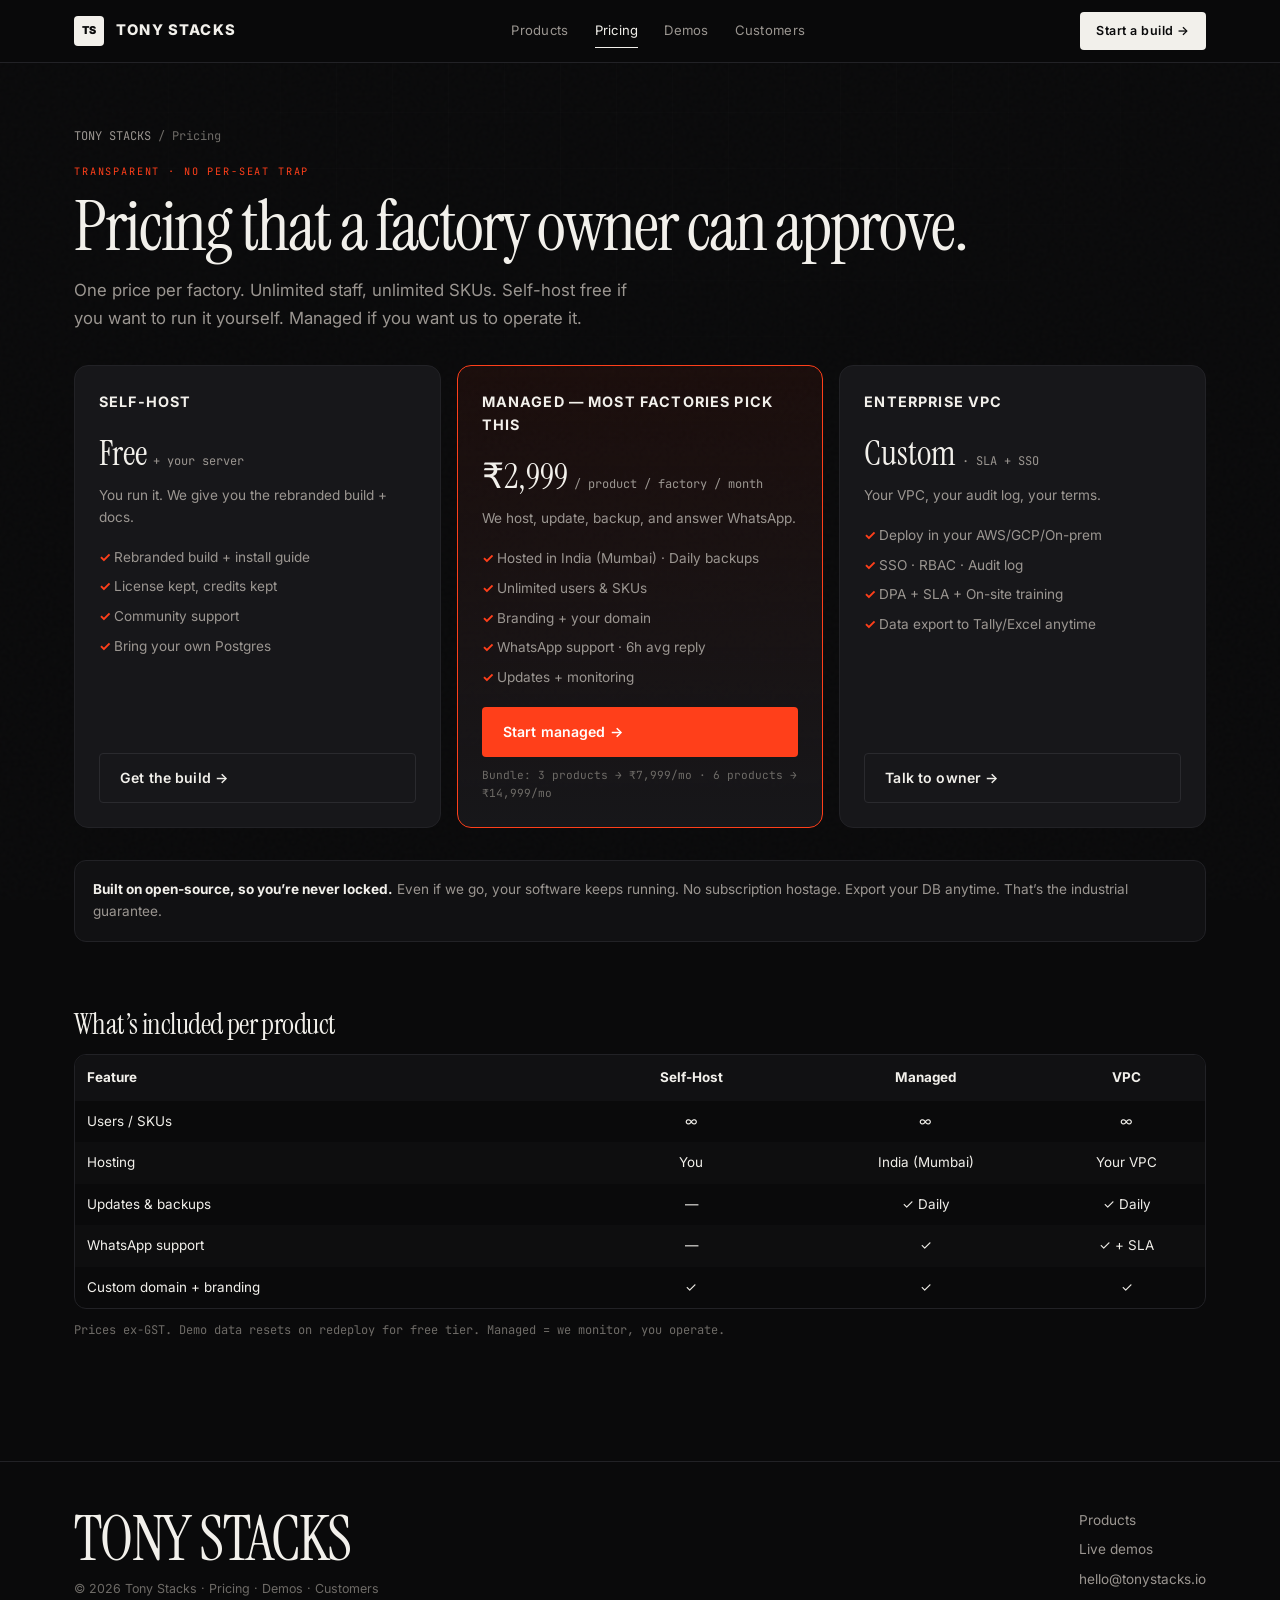
<file: pricing.html>
<!DOCTYPE html><html lang="en"><head><meta charset="UTF-8"><meta name="viewport" content="width=device-width,initial-scale=1">
<title>Pricing — TONY STACKS</title>
<meta name="description" content="Simple pricing: Self-Host Free, Managed ₹2,999/mo per product, Enterprise VPC. No per-seat trap.">
<link rel="icon" href="data:image/svg+xml,%3Csvg xmlns='http://www.w3.org/2000/svg' viewBox='0 0 64 64'%3E%3Crect width='64' height='64' rx='6' fill='%230A0A0B' stroke='%23222226'/%3E%3Ctext x='32' y='40' font-family='Arial' font-size='22' font-weight='900' fill='%23F2F0EB' text-anchor='middle'%3ETS%3C/text%3E%3C/svg%3E">
<link rel="stylesheet" href="assets/css/style.css">
<style>.price-grid{display:grid;grid-template-columns:repeat(3,1fr);gap:16px;margin-top:32px}@media(max-width:900px){.price-grid{grid-template-columns:1fr}}.price-card{border:1px solid var(--line);border-radius:14px;padding:24px;background:var(--panel);display:flex;flex-direction:column}.price-card.featured{border-color:var(--rust);background:linear-gradient(180deg,rgba(255,63,26,.07),var(--panel))}.price-card h3{font-size:.9rem;letter-spacing:.08em;text-transform:uppercase}.price-card .amt{font-family:"Instrument Serif",serif;font-size:2.2rem;margin:12px 0 4px}.price-card .amt span{font-family:"JetBrains Mono",monospace;font-size:.75rem;color:var(--mut)}.price-card ul{list-style:none;display:grid;gap:8px;margin:18px 0;color:var(--mut);font-size:.85rem}.price-card li::before{content:"✓ ";color:var(--rust);font-weight:700}</style>
</head><body>
<div class="bg-fx"></div><div class="gridlines"></div>
<nav class="nav"><div class="wrap nav-in">
  <a class="brand" href="index.html"><span class="lg">TS</span><span>TONY <b>STACKS</b></span></a>
  <div class="nav-links"><a href="index.html#products">Products</a><a href="pricing.html" style="color:var(--txt);border-bottom-color:var(--txt)">Pricing</a><a href="demo.html">Demos</a><a href="customers.html">Customers</a></div>
  <a class="nav-cta" href="index.html#contact">Start a build →</a><button class="burger">☰</button>
</div></nav>
<header class="phero"><div class="wrap">
  <p class="crumbs"><a href="index.html">TONY STACKS</a> / Pricing</p>
  <span class="kicker">Transparent · No per-seat trap</span>
  <h1>Pricing that a factory owner can approve.</h1>
  <p class="lede">One price per factory. Unlimited staff, unlimited SKUs. Self-host free if you want to run it yourself. Managed if you want us to operate it.</p>
  <div class="price-grid">
    <div class="price-card">
      <h3>Self-Host</h3><div class="amt">Free <span>+ your server</span></div><p style="color:var(--mut);font-size:.85rem">You run it. We give you the rebranded build + docs.</p>
      <ul><li>Rebranded build + install guide</li><li>License kept, credits kept</li><li>Community support</li><li>Bring your own Postgres</li></ul>
      <a class="btn ghost" style="margin-top:auto" href="https://github.com/Devilalsoangel" target="_blank">Get the build →</a>
    </div>
    <div class="price-card featured">
      <h3>Managed — Most factories pick this</h3><div class="amt">₹2,999 <span>/ product / factory / month</span></div><p style="color:var(--mut);font-size:.85rem">We host, update, backup, and answer WhatsApp.</p>
      <ul><li>Hosted in India (Mumbai) · Daily backups</li><li>Unlimited users & SKUs</li><li>Branding + your domain</li><li>WhatsApp support · 6h avg reply</li><li>Updates + monitoring</li></ul>
      <a class="btn primary" style="margin-top:auto" href="mailto:hello@tonystacks.io?subject=Managed — Tony Stacks">Start managed →</a>
      <p style="font-size:.7rem;color:var(--dim);margin-top:10px;font-family:'JetBrains Mono',monospace">Bundle: 3 products → ₹7,999/mo · 6 products → ₹14,999/mo</p>
    </div>
    <div class="price-card">
      <h3>Enterprise VPC</h3><div class="amt">Custom <span>· SLA + SSO</span></div><p style="color:var(--mut);font-size:.85rem">Your VPC, your audit log, your terms.</p>
      <ul><li>Deploy in your AWS/GCP/On-prem</li><li>SSO · RBAC · Audit log</li><li>DPA + SLA + On-site training</li><li>Data export to Tally/Excel anytime</li></ul>
      <a class="btn ghost" style="margin-top:auto" href="mailto:hello@tonystacks.io?subject=Enterprise VPC">Talk to owner →</a>
    </div>
  </div>
  <div style="margin-top:32px;border:1px solid var(--line);border-radius:12px;padding:18px;background:var(--bg2);font-size:.85rem;color:var(--mut)">
    <b style="color:var(--txt)">Built on open-source, so you’re never locked.</b> Even if we go, your software keeps running. No subscription hostage. Export your DB anytime. That’s the industrial guarantee.
  </div>
</div></header>
<section style="padding-top:32px"><div class="wrap">
  <h2 style="font-family:'Instrument Serif',serif;font-size:1.8rem">What’s included per product</h2>
  <div style="overflow-x:auto;margin-top:16px;border:1px solid var(--line);border-radius:12px">
  <table style="width:100%;border-collapse:collapse;font-size:.84rem;min-width:600px"><tr style="background:var(--bg2)"><th style="padding:12px;text-align:left">Feature</th><th style="padding:12px;text-align:center">Self-Host</th><th style="padding:12px;text-align:center">Managed</th><th style="padding:12px;text-align:center">VPC</th></tr>
  <tr><td style="padding:10px 12px">Users / SKUs</td><td style="text-align:center">∞</td><td style="text-align:center">∞</td><td style="text-align:center">∞</td></tr>
  <tr style="background:rgba(255,255,255,.02)"><td style="padding:10px 12px">Hosting</td><td style="text-align:center">You</td><td style="text-align:center">India (Mumbai)</td><td style="text-align:center">Your VPC</td></tr>
  <tr><td style="padding:10px 12px">Updates & backups</td><td style="text-align:center">—</td><td style="text-align:center">✓ Daily</td><td style="text-align:center">✓ Daily</td></tr>
  <tr style="background:rgba(255,255,255,.02)"><td style="padding:10px 12px">WhatsApp support</td><td style="text-align:center">—</td><td style="text-align:center">✓</td><td style="text-align:center">✓ + SLA</td></tr>
  <tr><td style="padding:10px 12px">Custom domain + branding</td><td style="text-align:center">✓</td><td style="text-align:center">✓</td><td style="text-align:center">✓</td></tr>
  </table></div>
  <p style="color:var(--dim);font-size:.75rem;margin-top:12px;font-family:'JetBrains Mono',monospace">Prices ex-GST. Demo data resets on redeploy for free tier. Managed = we monitor, you operate.</p>
</div></section>
<footer><div class="wrap f-grid"><div><div class="wordmark">TONY STACKS</div><p class="f-meta">© <span data-year></span> Tony Stacks · <a href="pricing.html">Pricing</a> · <a href="demo.html">Demos</a> · <a href="customers.html">Customers</a></p></div><div class="f-links"><a href="index.html#products">Products</a><a href="demo.html">Live demos</a><a href="mailto:hello@tonystacks.io">hello@tonystacks.io</a></div></div></footer>
<script src="assets/js/main.js"></script></body></html>
</file>
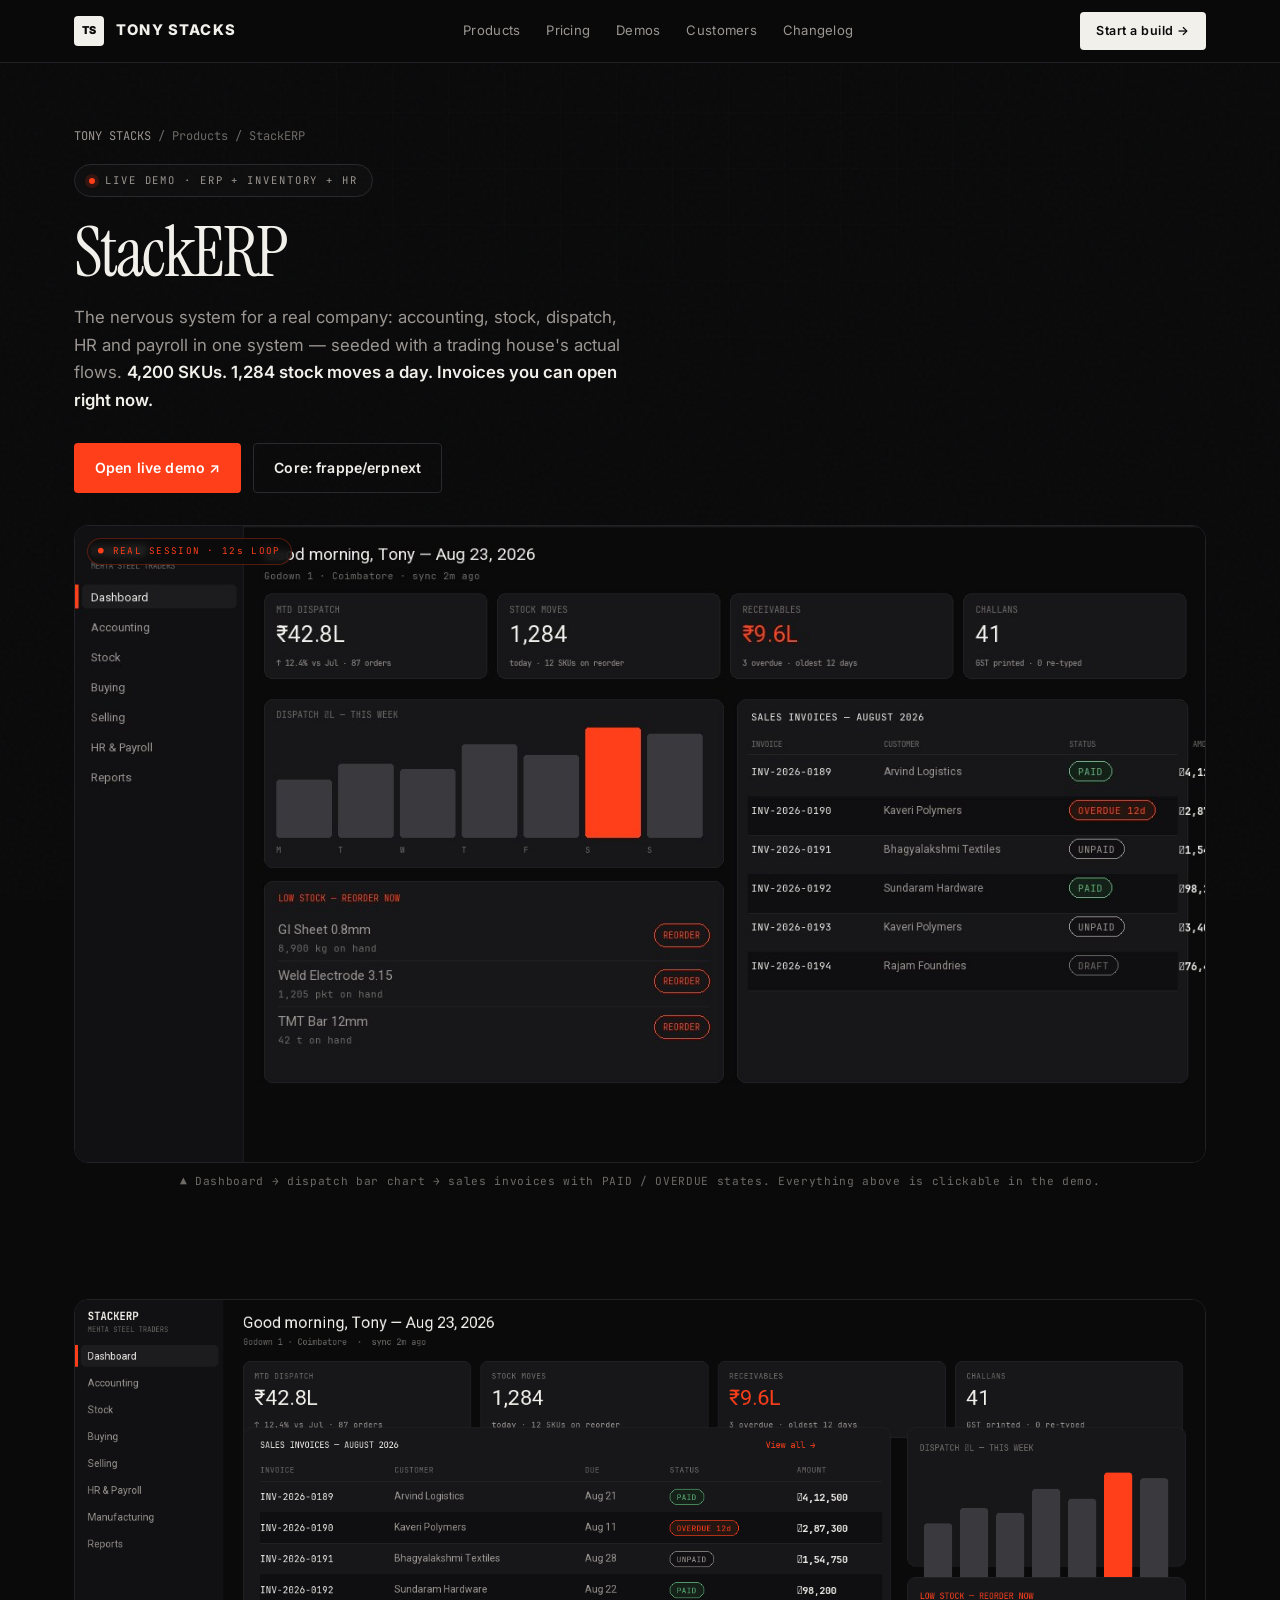
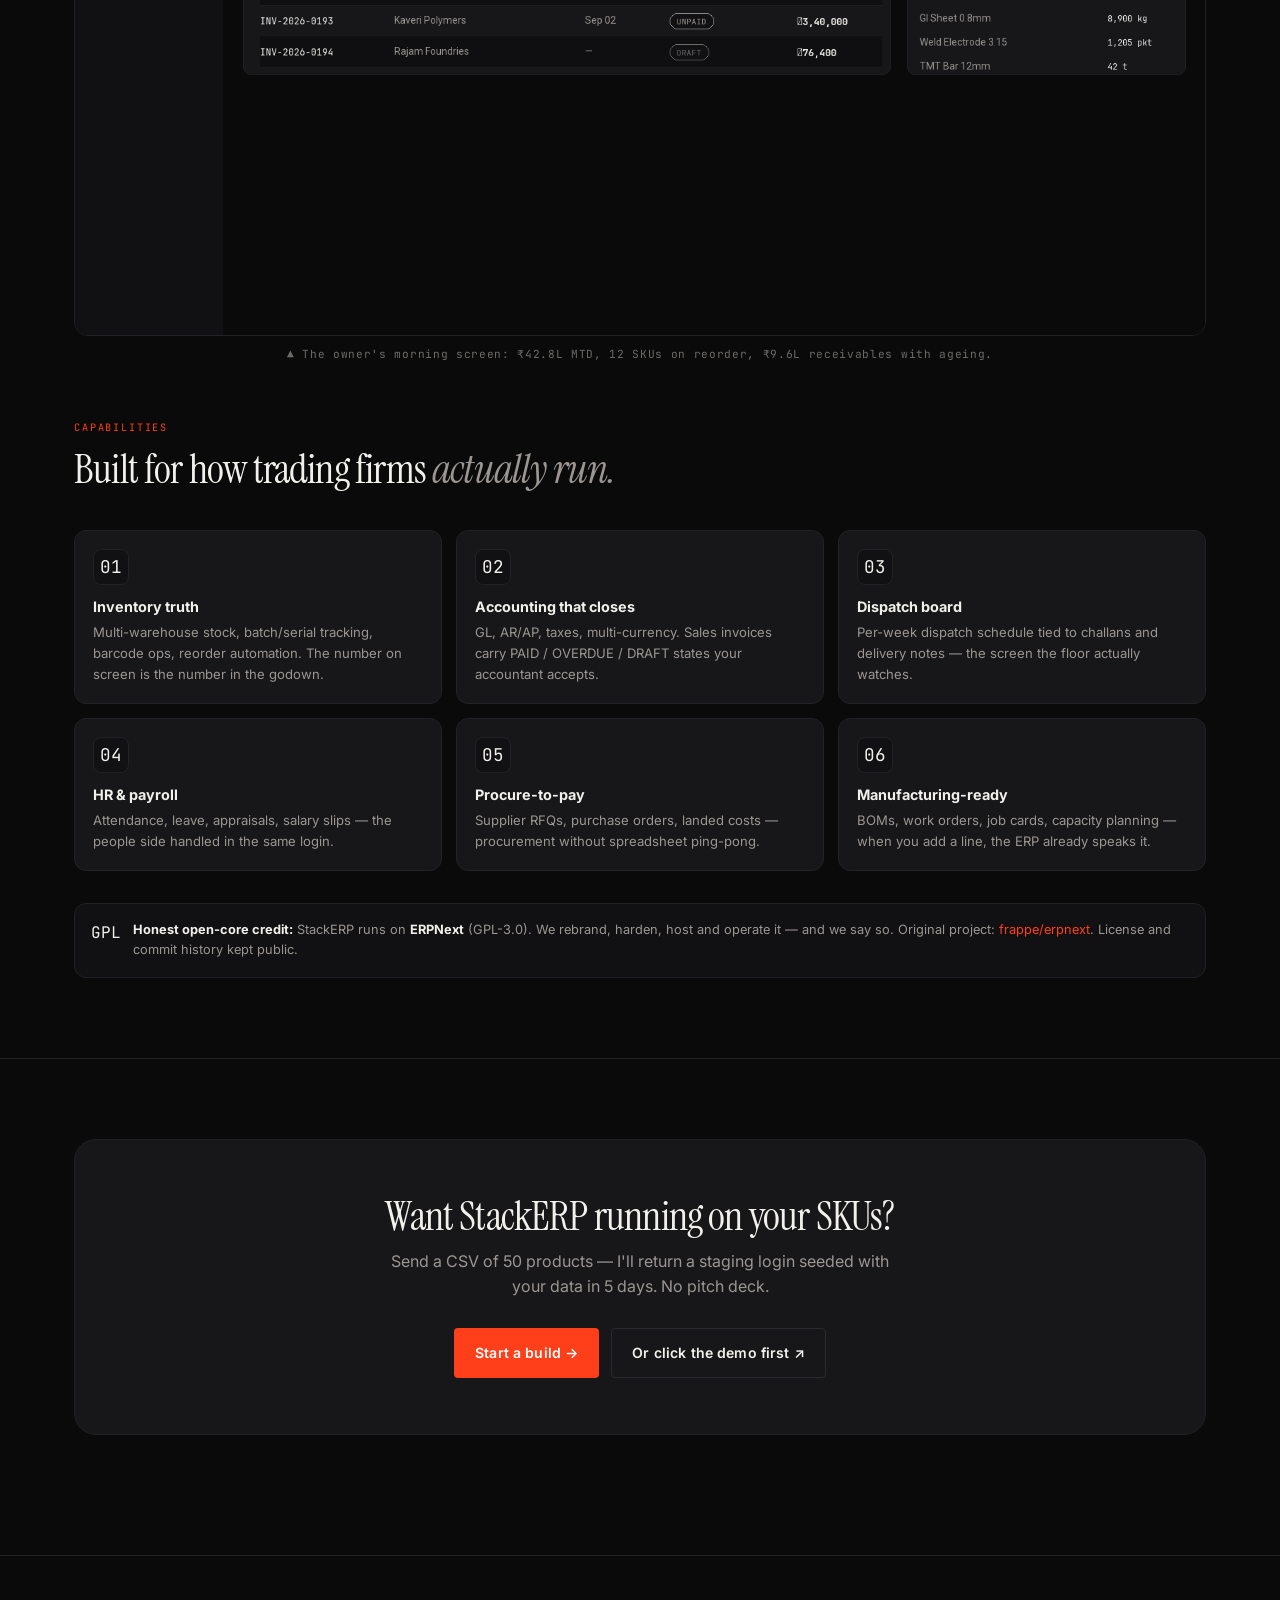
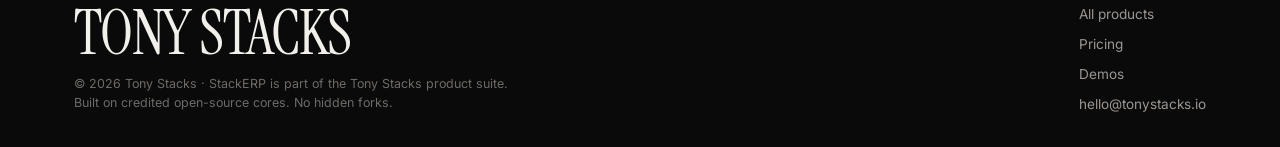
<file: products/stackerp.html>
<!DOCTYPE html>
<html lang="en">
<head>
<meta charset="UTF-8">
<meta name="viewport" content="width=device-width,initial-scale=1">
<title>StackERP — ERP on ERPNext | TONY STACKS</title>
<meta name="description" content="StackERP: accounting, inventory, HR, payroll and dispatch configured for trading firms. Seeded demo — 4,200 SKUs, live invoices. Click through, no call.">
<link rel="icon" href="data:image/svg+xml,%3Csvg xmlns='http://www.w3.org/2000/svg' viewBox='0 0 64 64'%3E%3Crect width='64' height='64' rx='6' fill='%230A0A0B' stroke='%23222226'/%3E%3Ctext x='32' y='40' font-family='Arial' font-size='22' font-weight='900' fill='%23F2F0EB' text-anchor='middle'%3ETS%3C/text%3E%3C/svg%3E">
<link rel="stylesheet" href="../assets/css/style.css">
</head>
<body>
<div class="bg-fx"></div>
<div class="gridlines"></div>

<nav class="nav"><div class="wrap nav-in">
  <a class="brand" href="../index.html"><span class="lg">TS</span><span>TONY <b>STACKS</b></span></a>
  <div class="nav-links">
    <a href="../index.html#products">Products</a><a href="../pricing.html">Pricing</a><a href="../demo.html">Demos</a><a href="../customers.html">Customers</a><a href="../changelog.html">Changelog</a>
  </div>
  <a class="nav-cta" href="../index.html#contact">Start a build →</a>
  <button class="burger" aria-label="Menu">☰</button>
</div></nav>

<header class="phero"><div class="wrap">
  <p class="crumbs"><a href="../index.html">TONY STACKS</a> / Products / StackERP</p>
  <span class="eyebrow rv"><i></i> LIVE DEMO · ERP + INVENTORY + HR</span>
  <h1 class="rv d1">StackERP</h1>
  <p class="lede rv d2">The nervous system for a real company: accounting, stock, dispatch, HR and payroll in one system — seeded with a trading house's actual flows. <b>4,200 SKUs. 1,284 stock moves a day. Invoices you can open right now.</b></p>
  <div class="hero-actions rv d3">
    <a class="btn primary" href="https://tonysuite-demo.onrender.com" target="_blank" rel="noopener">Open live demo ↗</a>
    <a class="btn ghost" href="https://github.com/frappe/erpnext" target="_blank" rel="noopener">Core: frappe/erpnext</a>
  </div>

  <div class="media-frame rv d4">
    <span class="rec">REAL SESSION · 12s LOOP</span>
    <video autoplay muted loop playsinline preload="metadata" poster="../assets/img/erp-walkthrough-poster.jpg">
      <source src="../assets/video/erp-walkthrough.mp4" type="video/mp4">
    </video>
  </div>
  <p class="shot-cap">▲ Dashboard → dispatch bar chart → sales invoices with PAID / OVERDUE states. Everything above is clickable in the demo.</p>
</div></header>

<section style="padding-top:40px"><div class="wrap">
  <div class="media-frame rv"><img src="../assets/img/shot-erp.png" alt="StackERP dashboard — receivables, stock moves, dispatch schedule" loading="lazy"></div>
  <p class="shot-cap">▲ The owner's morning screen: ₹42.8L MTD, 12 SKUs on reorder, ₹9.6L receivables with ageing.</p>

  <div class="sec-head rv" style="margin-top:56px">
    <span class="kicker">CAPABILITIES</span>
    <h2>Built for how trading firms <em class="serif" style="font-style:italic;color:var(--mut);font-weight:400">actually run.</em></h2>
  </div>
  <div class="feat-grid">
    <div class="fc rv"><span class="ic mono">01</span><h4>Inventory truth</h4><p>Multi-warehouse stock, batch/serial tracking, barcode ops, reorder automation. The number on screen is the number in the godown.</p></div>
    <div class="fc rv"><span class="ic mono">02</span><h4>Accounting that closes</h4><p>GL, AR/AP, taxes, multi-currency. Sales invoices carry PAID / OVERDUE / DRAFT states your accountant accepts.</p></div>
    <div class="fc rv"><span class="ic mono">03</span><h4>Dispatch board</h4><p>Per-week dispatch schedule tied to challans and delivery notes — the screen the floor actually watches.</p></div>
    <div class="fc rv"><span class="ic mono">04</span><h4>HR &amp; payroll</h4><p>Attendance, leave, appraisals, salary slips — the people side handled in the same login.</p></div>
    <div class="fc rv"><span class="ic mono">05</span><h4>Procure-to-pay</h4><p>Supplier RFQs, purchase orders, landed costs — procurement without spreadsheet ping-pong.</p></div>
    <div class="fc rv"><span class="ic mono">06</span><h4>Manufacturing-ready</h4><p>BOMs, work orders, job cards, capacity planning — when you add a line, the ERP already speaks it.</p></div>
  </div>

  <div class="credit rv">
    <span class="ic mono">GPL</span>
    <p><b>Honest open-core credit:</b> StackERP runs on <b>ERPNext</b> (GPL-3.0). We rebrand, harden, host and operate it — and we say so. Original project: <a href="https://github.com/frappe/erpnext" target="_blank" rel="noopener">frappe/erpnext</a>. License and commit history kept public.</p>
  </div>
</div></section>

<section id="contact"><div class="wrap">
  <div class="band rv">
    <h2>Want StackERP running on your SKUs?</h2>
    <p>Send a CSV of 50 products — I'll return a staging login seeded with your data in 5 days. No pitch deck.</p>
    <div class="hero-actions" style="justify-content:center">
      <a class="btn primary" href="mailto:hello@tonystacks.io?subject=StackERP build request">Start a build →</a>
      <a class="btn ghost" href="https://tonysuite-demo.onrender.com" target="_blank" rel="noopener">Or click the demo first ↗</a>
    </div>
  </div>
</div></section>

<footer><div class="wrap">
  <div class="f-grid">
    <div>
      <div class="wordmark">TONY STACKS</div>
      <p class="f-meta">© <span data-year></span> Tony Stacks · StackERP is part of the Tony Stacks product suite.<br>Built on credited open-source cores. No hidden forks.</p>
    </div>
    <div class="f-links">
      <a href="../index.html#products">All products</a><a href="../pricing.html">Pricing</a><a href="../demo.html">Demos</a><a href="mailto:hello@tonystacks.io">hello@tonystacks.io</a>
    </div>
  </div>
</div></footer>

<script src="../assets/js/main.js"></script>
</body>
</html>
</file>
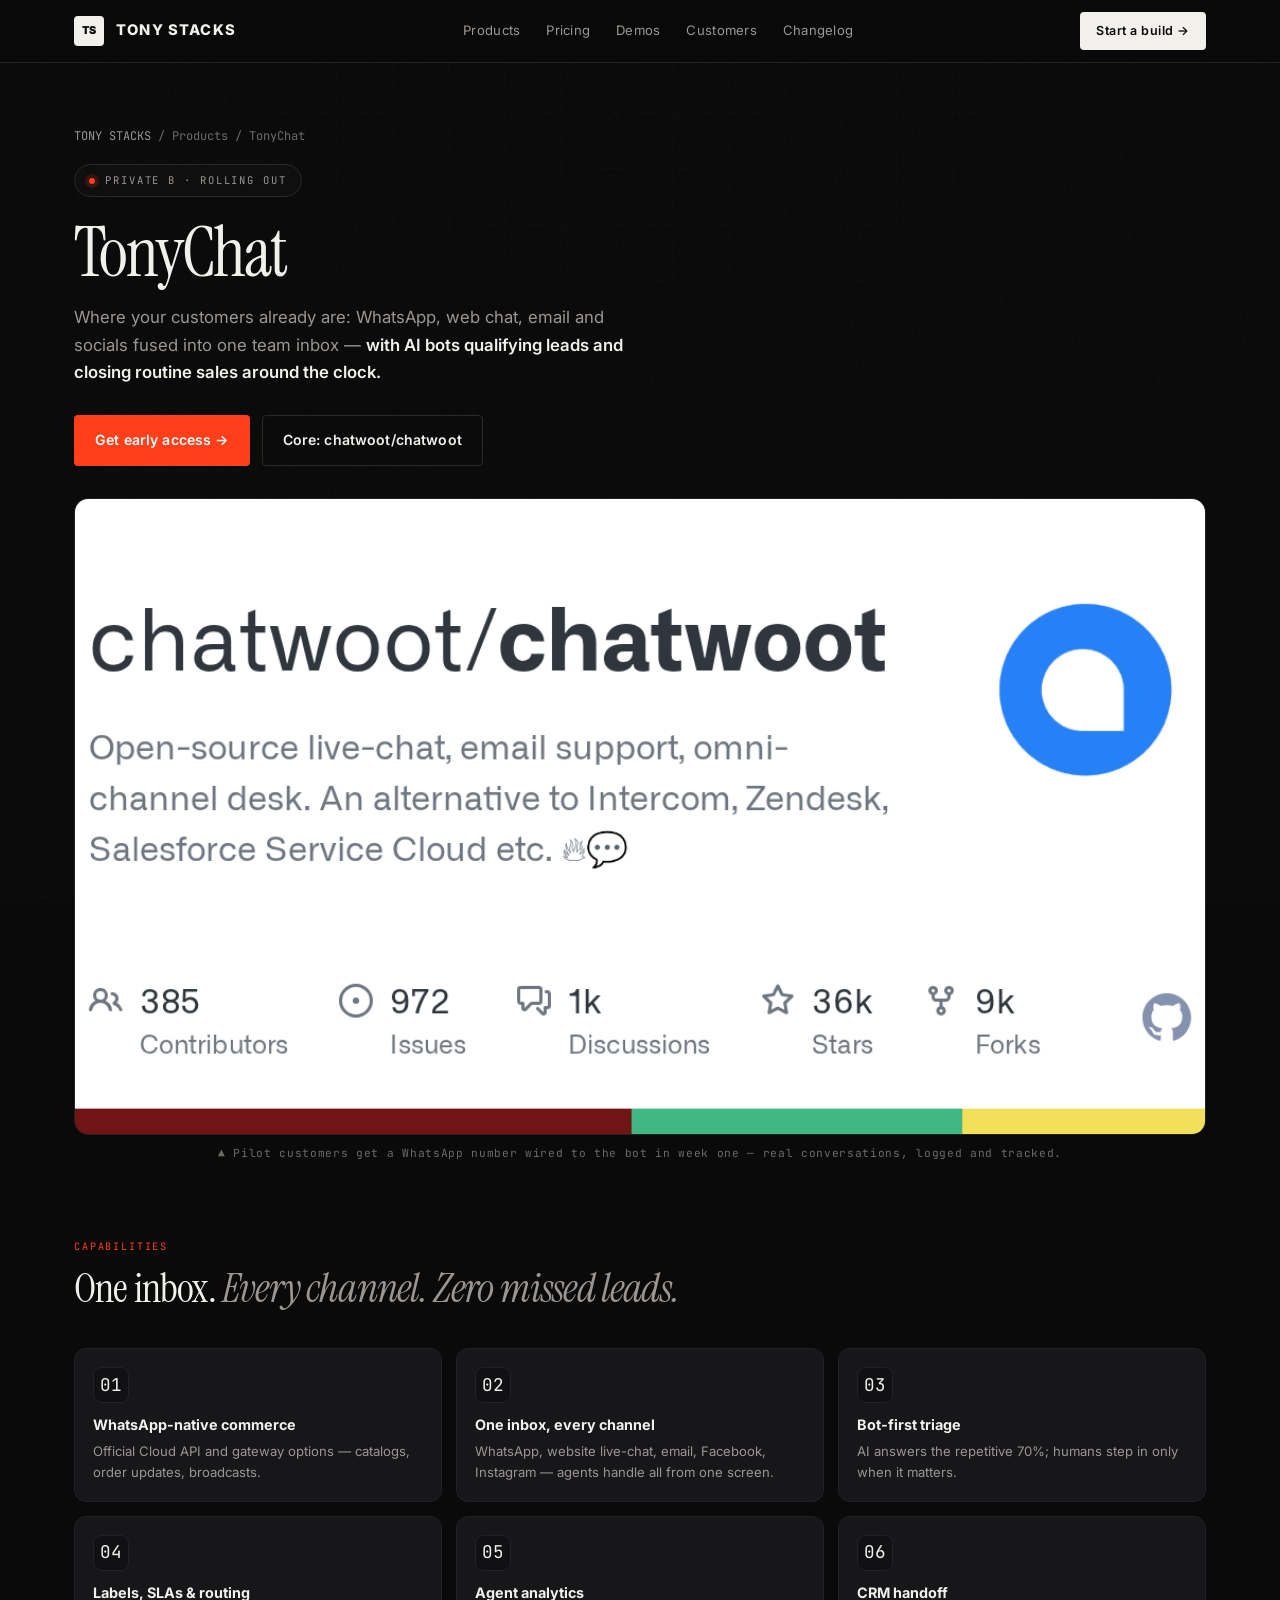
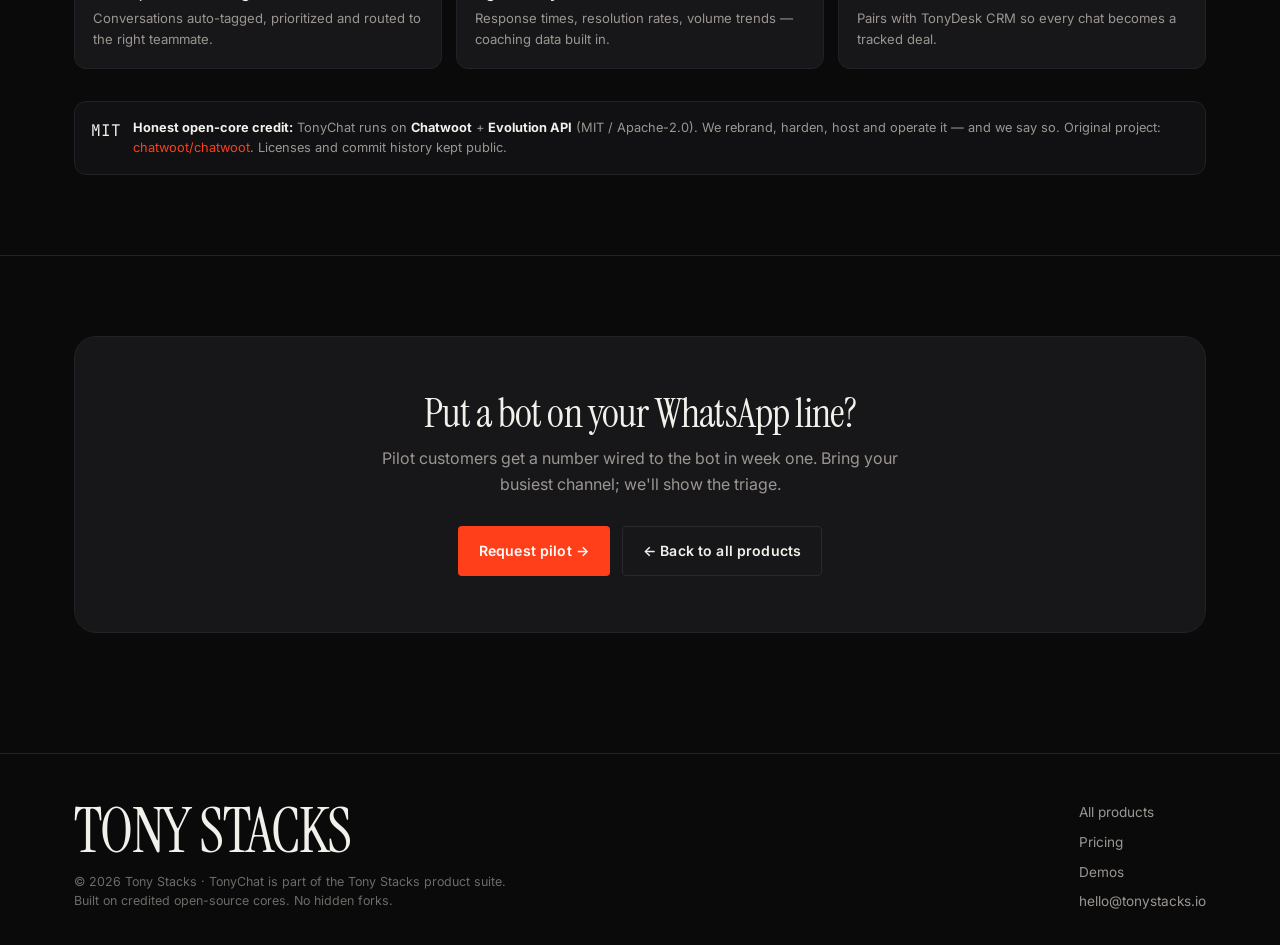
<file: products/tonychat.html>
<!DOCTYPE html>
<html lang="en">
<head>
<meta charset="UTF-8">
<meta name="viewport" content="width=device-width,initial-scale=1">
<title>TonyChat — WhatsApp inbox on Chatwoot | TONY STACKS</title>
<meta name="description" content="TonyChat: WhatsApp, web chat and socials fused into one team inbox. AI bots handle the repetitive 70%, humans step in when it matters. Private beta.">
<link rel="icon" href="data:image/svg+xml,%3Csvg xmlns='http://www.w3.org/2000/svg' viewBox='0 0 64 64'%3E%3Crect width='64' height='64' rx='6' fill='%230A0A0B' stroke='%23222226'/%3E%3Ctext x='32' y='40' font-family='Arial' font-size='22' font-weight='900' fill='%23F2F0EB' text-anchor='middle'%3ETS%3C/text%3E%3C/svg%3E">
<link rel="stylesheet" href="../assets/css/style.css">
</head>
<body>
<div class="bg-fx"></div>
<div class="gridlines"></div>

<nav class="nav"><div class="wrap nav-in">
  <a class="brand" href="../index.html"><span class="lg">TS</span><span>TONY <b>STACKS</b></span></a>
  <div class="nav-links">
    <a href="../index.html#products">Products</a><a href="../pricing.html">Pricing</a><a href="../demo.html">Demos</a><a href="../customers.html">Customers</a><a href="../changelog.html">Changelog</a>
  </div>
  <a class="nav-cta" href="../index.html#contact">Start a build →</a>
  <button class="burger" aria-label="Menu">☰</button>
</div></nav>

<header class="phero"><div class="wrap">
  <p class="crumbs"><a href="../index.html">TONY STACKS</a> / Products / TonyChat</p>
  <span class="eyebrow rv"><i></i> PRIVATE β · ROLLING OUT</span>
  <h1 class="rv d1">TonyChat</h1>
  <p class="lede rv d2">Where your customers already are: WhatsApp, web chat, email and socials fused into one team inbox — <b>with AI bots qualifying leads and closing routine sales around the clock.</b></p>
  <div class="hero-actions rv d3">
    <a class="btn primary" href="mailto:hello@tonystacks.io?subject=TonyChat early access">Get early access →</a>
    <a class="btn ghost" href="https://github.com/chatwoot/chatwoot" target="_blank" rel="noopener">Core: chatwoot/chatwoot</a>
  </div>

  <div class="media-frame rv d4"><img src="../assets/img/chatwoot.png" alt="TonyChat inbox on Chatwoot" loading="lazy"></div>
  <p class="shot-cap">▲ Pilot customers get a WhatsApp number wired to the bot in week one — real conversations, logged and tracked.</p>
</div></header>

<section style="padding-top:40px"><div class="wrap">
  <div class="sec-head rv">
    <span class="kicker">CAPABILITIES</span>
    <h2>One inbox. <em class="serif" style="font-style:italic;color:var(--mut);font-weight:400">Every channel. Zero missed leads.</em></h2>
  </div>
  <div class="feat-grid">
    <div class="fc rv"><span class="ic mono">01</span><h4>WhatsApp-native commerce</h4><p>Official Cloud API and gateway options — catalogs, order updates, broadcasts.</p></div>
    <div class="fc rv"><span class="ic mono">02</span><h4>One inbox, every channel</h4><p>WhatsApp, website live-chat, email, Facebook, Instagram — agents handle all from one screen.</p></div>
    <div class="fc rv"><span class="ic mono">03</span><h4>Bot-first triage</h4><p>AI answers the repetitive 70%; humans step in only when it matters.</p></div>
    <div class="fc rv"><span class="ic mono">04</span><h4>Labels, SLAs &amp; routing</h4><p>Conversations auto-tagged, prioritized and routed to the right teammate.</p></div>
    <div class="fc rv"><span class="ic mono">05</span><h4>Agent analytics</h4><p>Response times, resolution rates, volume trends — coaching data built in.</p></div>
    <div class="fc rv"><span class="ic mono">06</span><h4>CRM handoff</h4><p>Pairs with TonyDesk CRM so every chat becomes a tracked deal.</p></div>
  </div>

  <div class="credit rv">
    <span class="ic mono">MIT</span>
    <p><b>Honest open-core credit:</b> TonyChat runs on <b>Chatwoot</b> + <b>Evolution API</b> (MIT / Apache-2.0). We rebrand, harden, host and operate it — and we say so. Original project: <a href="https://github.com/chatwoot/chatwoot" target="_blank" rel="noopener">chatwoot/chatwoot</a>. Licenses and commit history kept public.</p>
  </div>
</div></section>

<section id="contact"><div class="wrap">
  <div class="band rv">
    <h2>Put a bot on your WhatsApp line?</h2>
    <p>Pilot customers get a number wired to the bot in week one. Bring your busiest channel; we'll show the triage.</p>
    <div class="hero-actions" style="justify-content:center">
      <a class="btn primary" href="mailto:hello@tonystacks.io?subject=TonyChat pilot">Request pilot →</a>
      <a class="btn ghost" href="../index.html#products">← Back to all products</a>
    </div>
  </div>
</div></section>

<footer><div class="wrap">
  <div class="f-grid">
    <div>
      <div class="wordmark">TONY STACKS</div>
      <p class="f-meta">© <span data-year></span> Tony Stacks · TonyChat is part of the Tony Stacks product suite.<br>Built on credited open-source cores. No hidden forks.</p>
    </div>
    <div class="f-links">
      <a href="../index.html#products">All products</a><a href="../pricing.html">Pricing</a><a href="../demo.html">Demos</a><a href="mailto:hello@tonystacks.io">hello@tonystacks.io</a>
    </div>
  </div>
</div></footer>

<script src="../assets/js/main.js"></script>
</body>
</html>
</file>
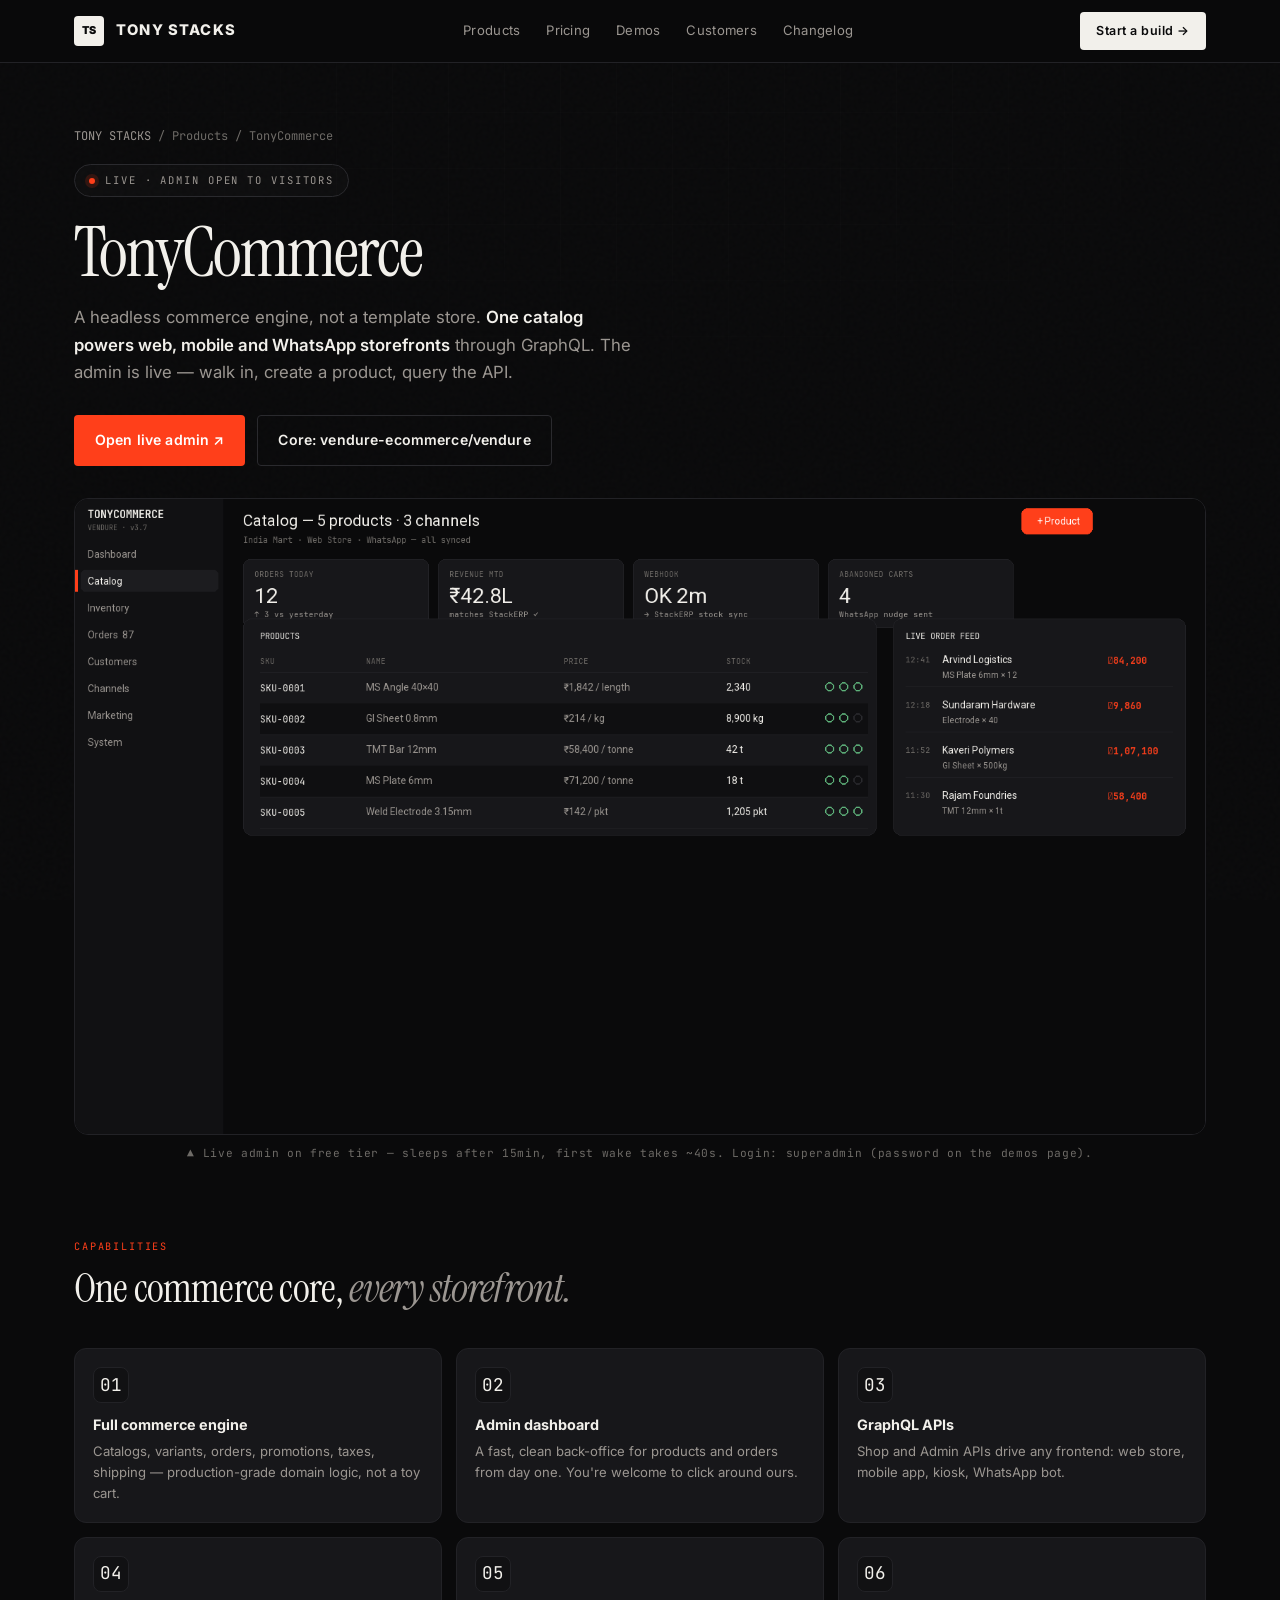
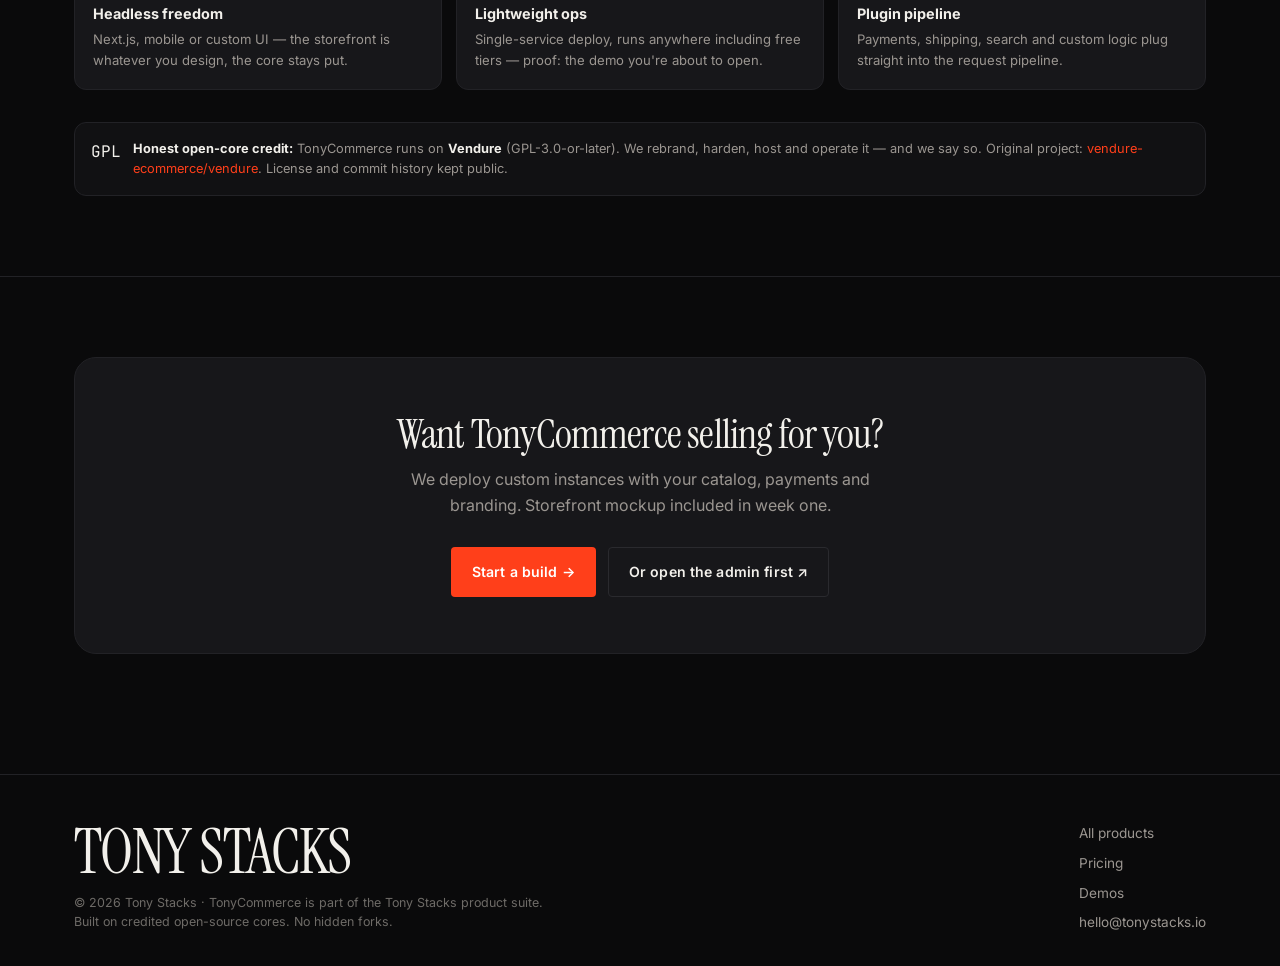
<file: products/tonycommerce.html>
<!DOCTYPE html>
<html lang="en">
<head>
<meta charset="UTF-8">
<meta name="viewport" content="width=device-width,initial-scale=1">
<title>TonyCommerce — headless ecommerce on Vendure | TONY STACKS</title>
<meta name="description" content="TonyCommerce: headless commerce engine on Vendure. Admin dashboard, GraphQL shop API, one catalog powering web, mobile and WhatsApp storefronts.">
<link rel="icon" href="data:image/svg+xml,%3Csvg xmlns='http://www.w3.org/2000/svg' viewBox='0 0 64 64'%3E%3Crect width='64' height='64' rx='6' fill='%230A0A0B' stroke='%23222226'/%3E%3Ctext x='32' y='40' font-family='Arial' font-size='22' font-weight='900' fill='%23F2F0EB' text-anchor='middle'%3ETS%3C/text%3E%3C/svg%3E">
<link rel="stylesheet" href="../assets/css/style.css">
</head>
<body>
<div class="bg-fx"></div>
<div class="gridlines"></div>

<nav class="nav"><div class="wrap nav-in">
  <a class="brand" href="../index.html"><span class="lg">TS</span><span>TONY <b>STACKS</b></span></a>
  <div class="nav-links">
    <a href="../index.html#products">Products</a><a href="../pricing.html">Pricing</a><a href="../demo.html">Demos</a><a href="../customers.html">Customers</a><a href="../changelog.html">Changelog</a>
  </div>
  <a class="nav-cta" href="../index.html#contact">Start a build →</a>
  <button class="burger" aria-label="Menu">☰</button>
</div></nav>

<header class="phero"><div class="wrap">
  <p class="crumbs"><a href="../index.html">TONY STACKS</a> / Products / TonyCommerce</p>
  <span class="eyebrow rv"><i></i> LIVE · ADMIN OPEN TO VISITORS</span>
  <h1 class="rv d1">TonyCommerce</h1>
  <p class="lede rv d2">A headless commerce engine, not a template store. <b>One catalog powers web, mobile and WhatsApp storefronts</b> through GraphQL. The admin is live — walk in, create a product, query the API.</p>
  <div class="hero-actions rv d3">
    <a class="btn primary" href="https://tonycommerce.onrender.com/admin" target="_blank" rel="noopener">Open live admin ↗</a>
    <a class="btn ghost" href="https://github.com/vendure-ecommerce/vendure" target="_blank" rel="noopener">Core: vendure-ecommerce/vendure</a>
  </div>

  <div class="media-frame rv d4"><img src="../assets/img/shot-commerce.png" alt="TonyCommerce admin dashboard on Vendure" loading="lazy"></div>
  <p class="shot-cap">▲ Live admin on free tier — sleeps after 15min, first wake takes ~40s. Login: superadmin (password on the demos page).</p>
</div></header>

<section style="padding-top:40px"><div class="wrap">
  <div class="sec-head rv">
    <span class="kicker">CAPABILITIES</span>
    <h2>One commerce core, <em class="serif" style="font-style:italic;color:var(--mut);font-weight:400">every storefront.</em></h2>
  </div>
  <div class="feat-grid">
    <div class="fc rv"><span class="ic mono">01</span><h4>Full commerce engine</h4><p>Catalogs, variants, orders, promotions, taxes, shipping — production-grade domain logic, not a toy cart.</p></div>
    <div class="fc rv"><span class="ic mono">02</span><h4>Admin dashboard</h4><p>A fast, clean back-office for products and orders from day one. You're welcome to click around ours.</p></div>
    <div class="fc rv"><span class="ic mono">03</span><h4>GraphQL APIs</h4><p>Shop and Admin APIs drive any frontend: web store, mobile app, kiosk, WhatsApp bot.</p></div>
    <div class="fc rv"><span class="ic mono">04</span><h4>Headless freedom</h4><p>Next.js, mobile or custom UI — the storefront is whatever you design, the core stays put.</p></div>
    <div class="fc rv"><span class="ic mono">05</span><h4>Lightweight ops</h4><p>Single-service deploy, runs anywhere including free tiers — proof: the demo you're about to open.</p></div>
    <div class="fc rv"><span class="ic mono">06</span><h4>Plugin pipeline</h4><p>Payments, shipping, search and custom logic plug straight into the request pipeline.</p></div>
  </div>

  <div class="credit rv">
    <span class="ic mono">GPL</span>
    <p><b>Honest open-core credit:</b> TonyCommerce runs on <b>Vendure</b> (GPL-3.0-or-later). We rebrand, harden, host and operate it — and we say so. Original project: <a href="https://github.com/vendure-ecommerce/vendure" target="_blank" rel="noopener">vendure-ecommerce/vendure</a>. License and commit history kept public.</p>
  </div>
</div></section>

<section id="contact"><div class="wrap">
  <div class="band rv">
    <h2>Want TonyCommerce selling for you?</h2>
    <p>We deploy custom instances with your catalog, payments and branding. Storefront mockup included in week one.</p>
    <div class="hero-actions" style="justify-content:center">
      <a class="btn primary" href="mailto:hello@tonystacks.io?subject=TonyCommerce build request">Start a build →</a>
      <a class="btn ghost" href="https://tonycommerce.onrender.com/admin" target="_blank" rel="noopener">Or open the admin first ↗</a>
    </div>
  </div>
</div></section>

<footer><div class="wrap">
  <div class="f-grid">
    <div>
      <div class="wordmark">TONY STACKS</div>
      <p class="f-meta">© <span data-year></span> Tony Stacks · TonyCommerce is part of the Tony Stacks product suite.<br>Built on credited open-source cores. No hidden forks.</p>
    </div>
    <div class="f-links">
      <a href="../index.html#products">All products</a><a href="../pricing.html">Pricing</a><a href="../demo.html">Demos</a><a href="mailto:hello@tonystacks.io">hello@tonystacks.io</a>
    </div>
  </div>
</div></footer>

<script src="../assets/js/main.js"></script>
</body>
</html>
</file>
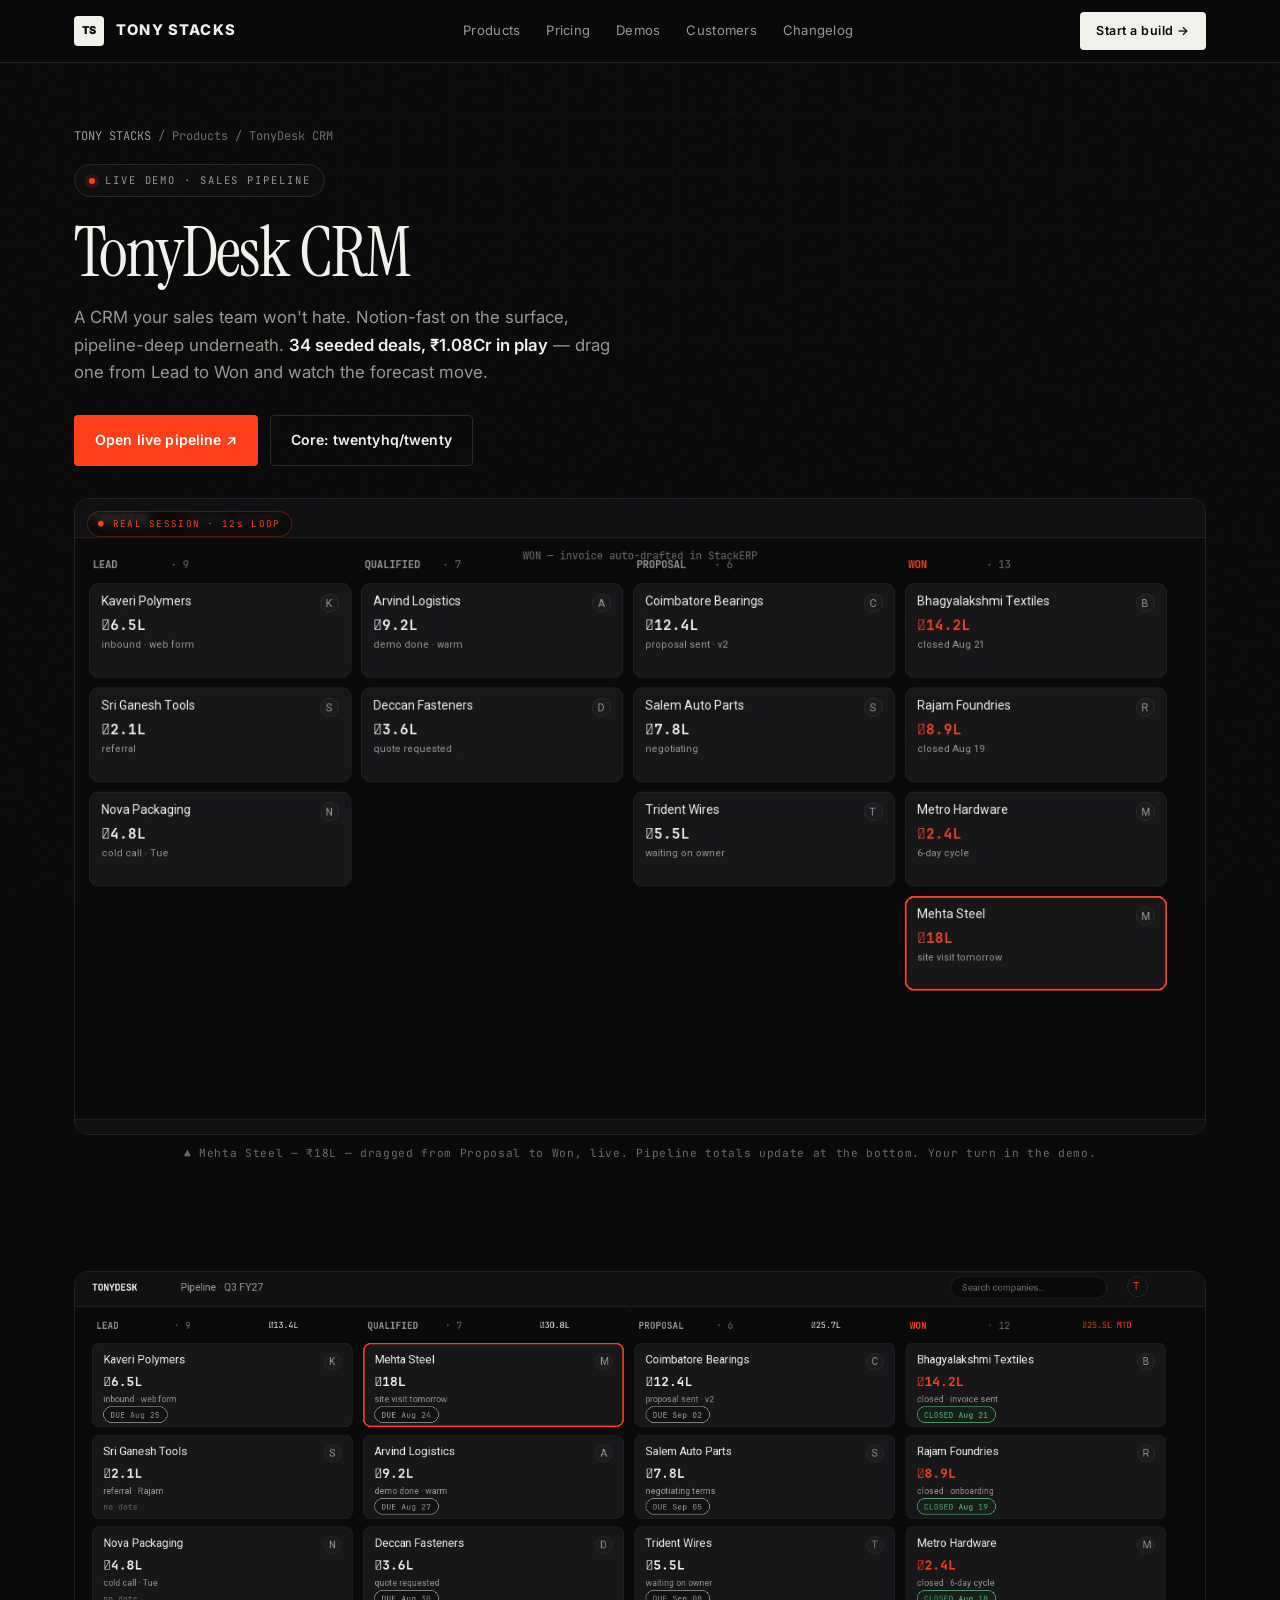
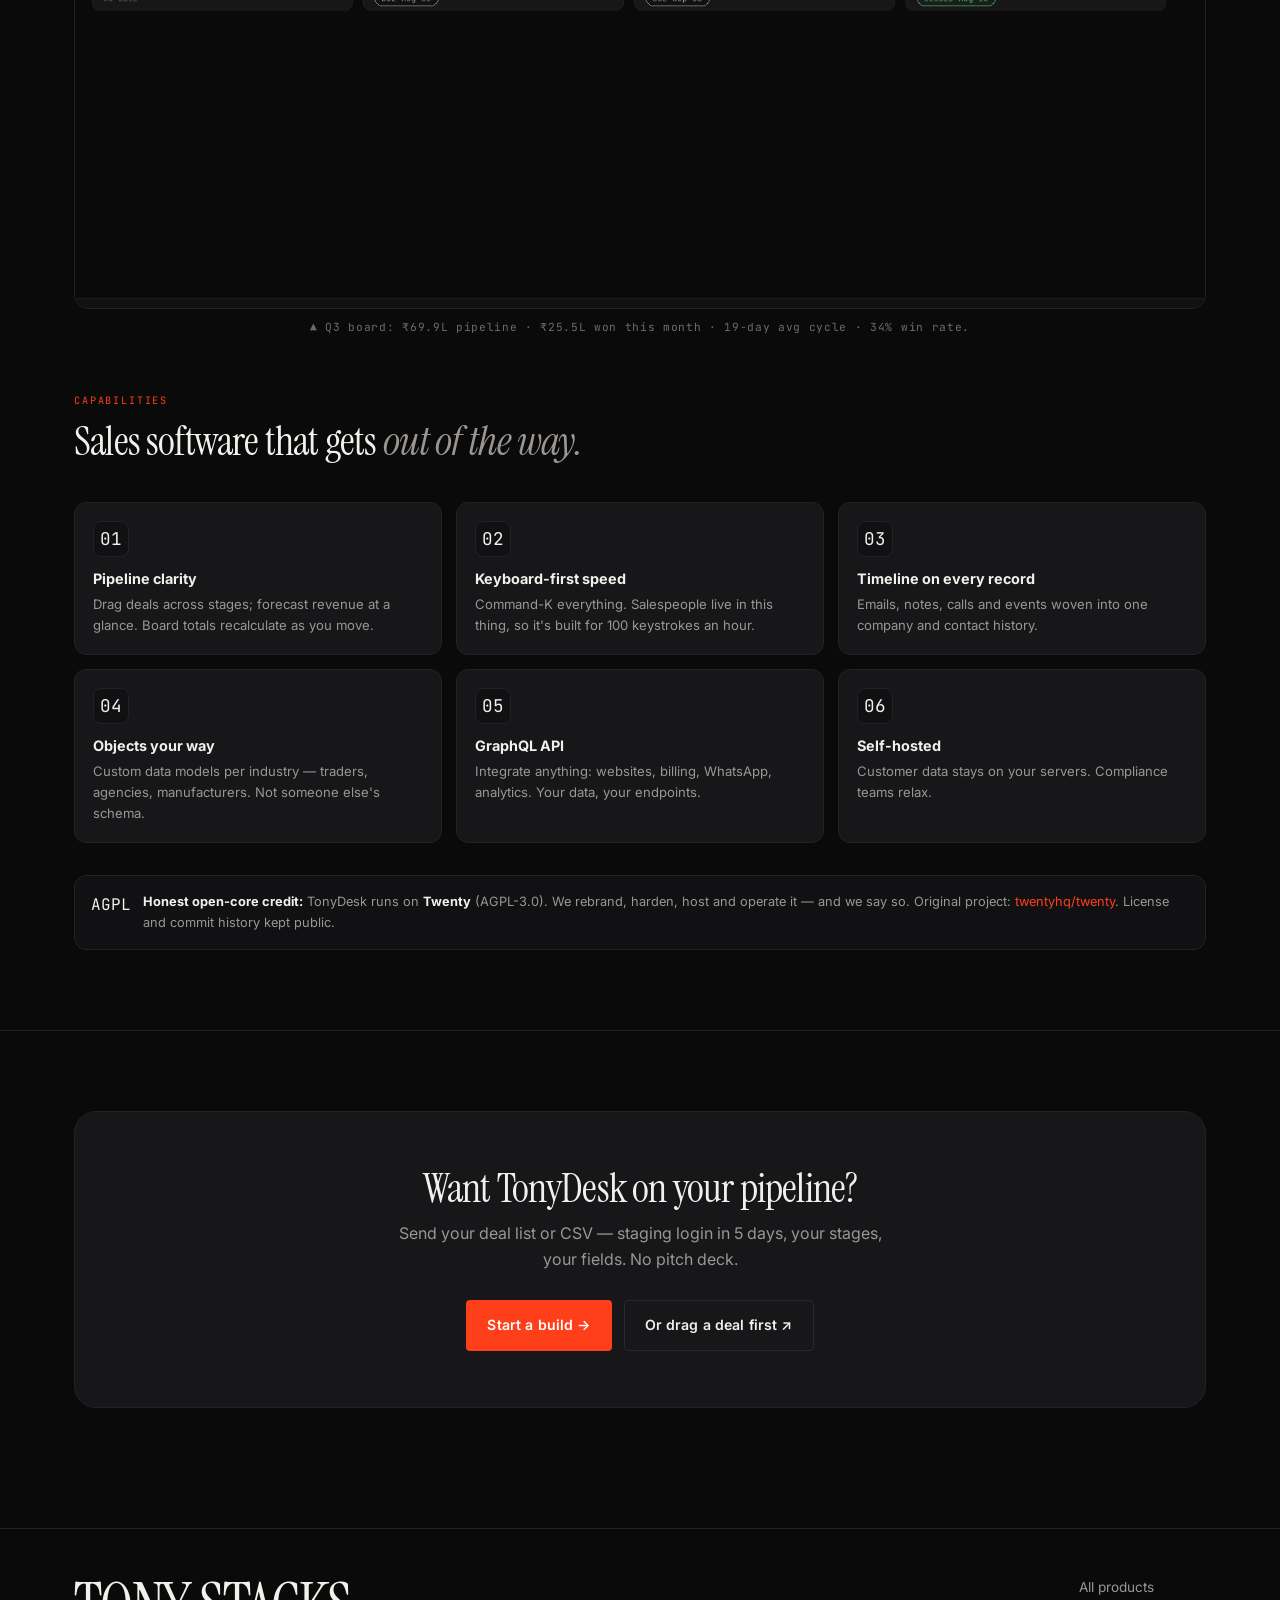
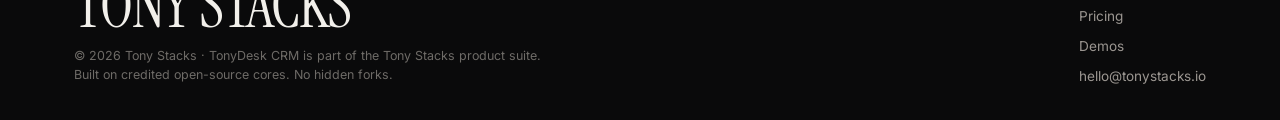
<file: products/tonydesk.html>
<!DOCTYPE html>
<html lang="en">
<head>
<meta charset="UTF-8">
<meta name="viewport" content="width=device-width,initial-scale=1">
<title>TonyDesk CRM — on Twenty | TONY STACKS</title>
<meta name="description" content="TonyDesk CRM: keyboard-first sales pipeline on Twenty. 34 seeded deals, ₹1.08Cr — drag one from Lead to Won and watch the numbers move.">
<link rel="icon" href="data:image/svg+xml,%3Csvg xmlns='http://www.w3.org/2000/svg' viewBox='0 0 64 64'%3E%3Crect width='64' height='64' rx='6' fill='%230A0A0B' stroke='%23222226'/%3E%3Ctext x='32' y='40' font-family='Arial' font-size='22' font-weight='900' fill='%23F2F0EB' text-anchor='middle'%3ETS%3C/text%3E%3C/svg%3E">
<link rel="stylesheet" href="../assets/css/style.css">
</head>
<body>
<div class="bg-fx"></div>
<div class="gridlines"></div>

<nav class="nav"><div class="wrap nav-in">
  <a class="brand" href="../index.html"><span class="lg">TS</span><span>TONY <b>STACKS</b></span></a>
  <div class="nav-links">
    <a href="../index.html#products">Products</a><a href="../pricing.html">Pricing</a><a href="../demo.html">Demos</a><a href="../customers.html">Customers</a><a href="../changelog.html">Changelog</a>
  </div>
  <a class="nav-cta" href="../index.html#contact">Start a build →</a>
  <button class="burger" aria-label="Menu">☰</button>
</div></nav>

<header class="phero"><div class="wrap">
  <p class="crumbs"><a href="../index.html">TONY STACKS</a> / Products / TonyDesk CRM</p>
  <span class="eyebrow rv"><i></i> LIVE DEMO · SALES PIPELINE</span>
  <h1 class="rv d1">TonyDesk CRM</h1>
  <p class="lede rv d2">A CRM your sales team won't hate. Notion-fast on the surface, pipeline-deep underneath. <b>34 seeded deals, ₹1.08Cr in play</b> — drag one from Lead to Won and watch the forecast move.</p>
  <div class="hero-actions rv d3">
    <a class="btn primary" href="https://tonydesk-demo.onrender.com" target="_blank" rel="noopener">Open live pipeline ↗</a>
    <a class="btn ghost" href="https://github.com/twentyhq/twenty" target="_blank" rel="noopener">Core: twentyhq/twenty</a>
  </div>

  <div class="media-frame rv d4">
    <span class="rec">REAL SESSION · 12s LOOP</span>
    <video autoplay muted loop playsinline preload="metadata" poster="../assets/img/crm-walkthrough-poster.jpg">
      <source src="../assets/video/crm-walkthrough.mp4" type="video/mp4">
    </video>
  </div>
  <p class="shot-cap">▲ Mehta Steel — ₹18L — dragged from Proposal to Won, live. Pipeline totals update at the bottom. Your turn in the demo.</p>
</div></header>

<section style="padding-top:40px"><div class="wrap">
  <div class="media-frame rv"><img src="../assets/img/shot-crm.png" alt="TonyDesk pipeline — 34 deals across Lead, Qualified, Proposal, Won" loading="lazy"></div>
  <p class="shot-cap">▲ Q3 board: ₹69.9L pipeline · ₹25.5L won this month · 19-day avg cycle · 34% win rate.</p>

  <div class="sec-head rv" style="margin-top:56px">
    <span class="kicker">CAPABILITIES</span>
    <h2>Sales software that gets <em class="serif" style="font-style:italic;color:var(--mut);font-weight:400">out of the way.</em></h2>
  </div>
  <div class="feat-grid">
    <div class="fc rv"><span class="ic mono">01</span><h4>Pipeline clarity</h4><p>Drag deals across stages; forecast revenue at a glance. Board totals recalculate as you move.</p></div>
    <div class="fc rv"><span class="ic mono">02</span><h4>Keyboard-first speed</h4><p>Command-K everything. Salespeople live in this thing, so it's built for 100 keystrokes an hour.</p></div>
    <div class="fc rv"><span class="ic mono">03</span><h4>Timeline on every record</h4><p>Emails, notes, calls and events woven into one company and contact history.</p></div>
    <div class="fc rv"><span class="ic mono">04</span><h4>Objects your way</h4><p>Custom data models per industry — traders, agencies, manufacturers. Not someone else's schema.</p></div>
    <div class="fc rv"><span class="ic mono">05</span><h4>GraphQL API</h4><p>Integrate anything: websites, billing, WhatsApp, analytics. Your data, your endpoints.</p></div>
    <div class="fc rv"><span class="ic mono">06</span><h4>Self-hosted</h4><p>Customer data stays on your servers. Compliance teams relax.</p></div>
  </div>

  <div class="credit rv">
    <span class="ic mono">AGPL</span>
    <p><b>Honest open-core credit:</b> TonyDesk runs on <b>Twenty</b> (AGPL-3.0). We rebrand, harden, host and operate it — and we say so. Original project: <a href="https://github.com/twentyhq/twenty" target="_blank" rel="noopener">twentyhq/twenty</a>. License and commit history kept public.</p>
  </div>
</div></section>

<section id="contact"><div class="wrap">
  <div class="band rv">
    <h2>Want TonyDesk on your pipeline?</h2>
    <p>Send your deal list or CSV — staging login in 5 days, your stages, your fields. No pitch deck.</p>
    <div class="hero-actions" style="justify-content:center">
      <a class="btn primary" href="mailto:hello@tonystacks.io?subject=TonyDesk build request">Start a build →</a>
      <a class="btn ghost" href="https://tonydesk-demo.onrender.com" target="_blank" rel="noopener">Or drag a deal first ↗</a>
    </div>
  </div>
</div></section>

<footer><div class="wrap">
  <div class="f-grid">
    <div>
      <div class="wordmark">TONY STACKS</div>
      <p class="f-meta">© <span data-year></span> Tony Stacks · TonyDesk CRM is part of the Tony Stacks product suite.<br>Built on credited open-source cores. No hidden forks.</p>
    </div>
    <div class="f-links">
      <a href="../index.html#products">All products</a><a href="../pricing.html">Pricing</a><a href="../demo.html">Demos</a><a href="mailto:hello@tonystacks.io">hello@tonystacks.io</a>
    </div>
  </div>
</div></footer>

<script src="../assets/js/main.js"></script>
</body>
</html>
</file>
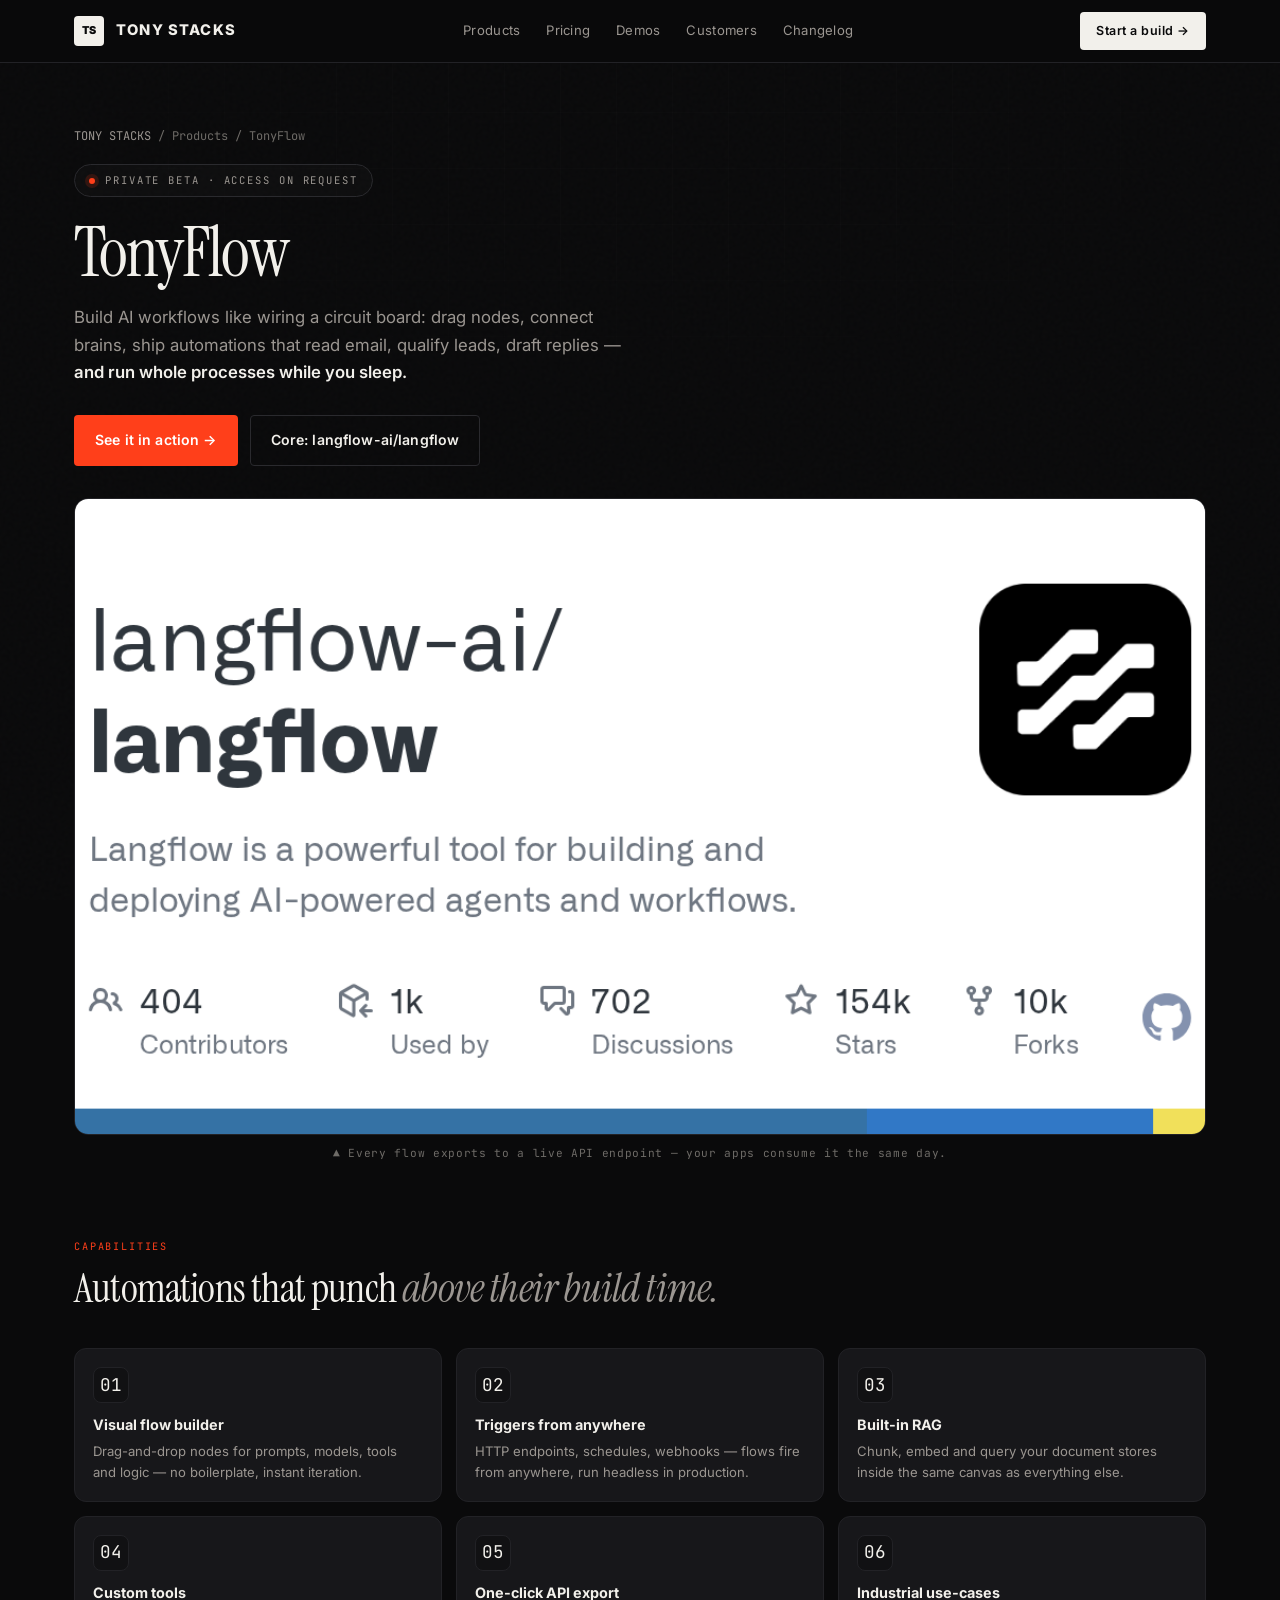
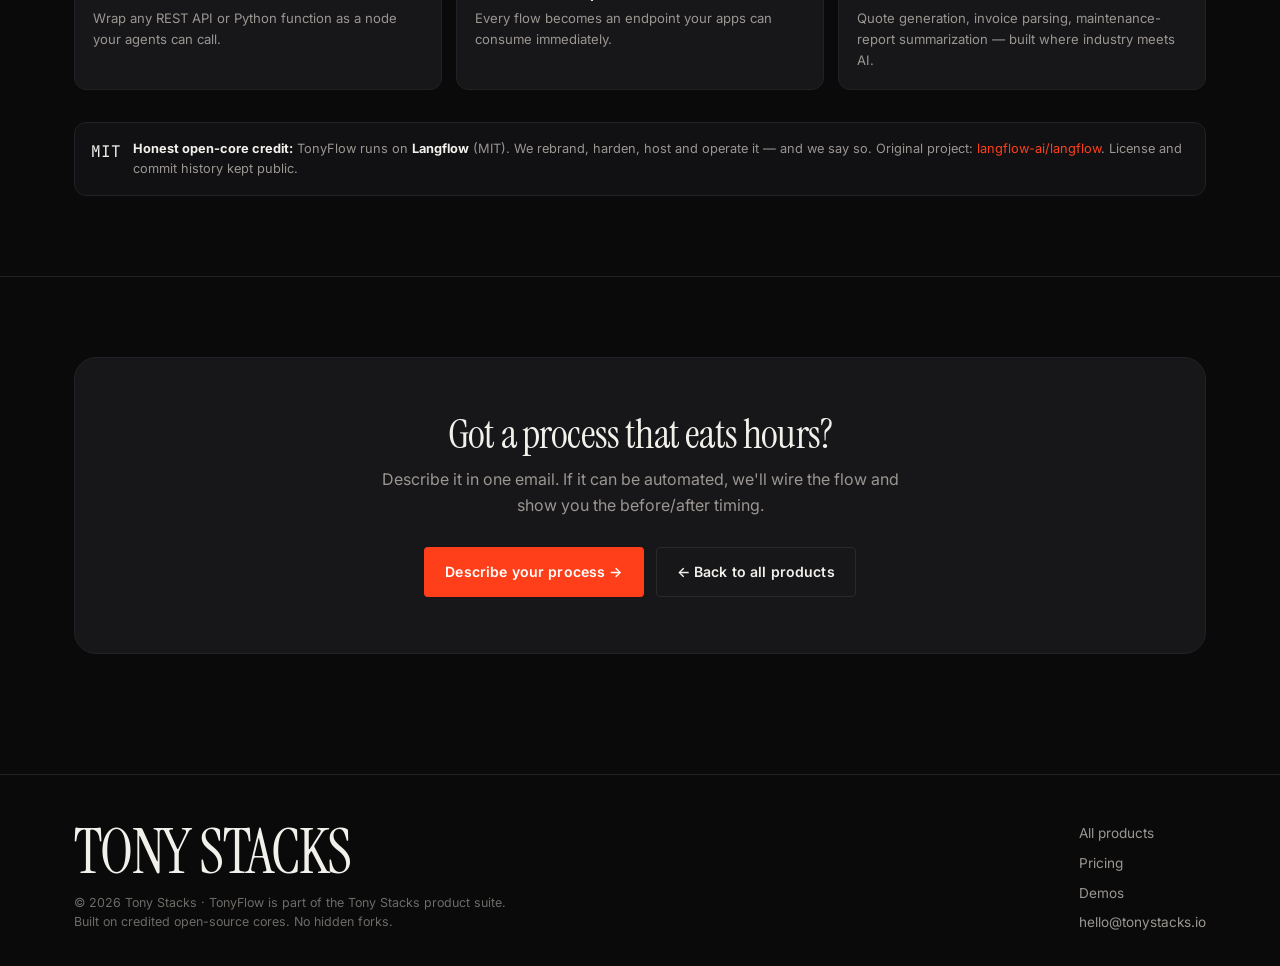
<file: products/tonyflow.html>
<!DOCTYPE html>
<html lang="en">
<head>
<meta charset="UTF-8">
<meta name="viewport" content="width=device-width,initial-scale=1">
<title>TonyFlow — AI automation on Langflow | TONY STACKS</title>
<meta name="description" content="TonyFlow: visual builder for AI workflows and agents. Quotes, invoice parsing, follow-ups — automations that run while you sleep. Private beta.">
<link rel="icon" href="data:image/svg+xml,%3Csvg xmlns='http://www.w3.org/2000/svg' viewBox='0 0 64 64'%3E%3Crect width='64' height='64' rx='6' fill='%230A0A0B' stroke='%23222226'/%3E%3Ctext x='32' y='40' font-family='Arial' font-size='22' font-weight='900' fill='%23F2F0EB' text-anchor='middle'%3ETS%3C/text%3E%3C/svg%3E">
<link rel="stylesheet" href="../assets/css/style.css">
</head>
<body>
<div class="bg-fx"></div>
<div class="gridlines"></div>

<nav class="nav"><div class="wrap nav-in">
  <a class="brand" href="../index.html"><span class="lg">TS</span><span>TONY <b>STACKS</b></span></a>
  <div class="nav-links">
    <a href="../index.html#products">Products</a><a href="../pricing.html">Pricing</a><a href="../demo.html">Demos</a><a href="../customers.html">Customers</a><a href="../changelog.html">Changelog</a>
  </div>
  <a class="nav-cta" href="../index.html#contact">Start a build →</a>
  <button class="burger" aria-label="Menu">☰</button>
</div></nav>

<header class="phero"><div class="wrap">
  <p class="crumbs"><a href="../index.html">TONY STACKS</a> / Products / TonyFlow</p>
  <span class="eyebrow rv"><i></i> PRIVATE BETA · ACCESS ON REQUEST</span>
  <h1 class="rv d1">TonyFlow</h1>
  <p class="lede rv d2">Build AI workflows like wiring a circuit board: drag nodes, connect brains, ship automations that read email, qualify leads, draft replies — <b>and run whole processes while you sleep.</b></p>
  <div class="hero-actions rv d3">
    <a class="btn primary" href="mailto:hello@tonystacks.io?subject=TonyFlow demo">See it in action →</a>
    <a class="btn ghost" href="https://github.com/langflow-ai/langflow" target="_blank" rel="noopener">Core: langflow-ai/langflow</a>
  </div>

  <div class="media-frame rv d4"><img src="../assets/img/langflow.png" alt="TonyFlow canvas on Langflow" loading="lazy"></div>
  <p class="shot-cap">▲ Every flow exports to a live API endpoint — your apps consume it the same day.</p>
</div></header>

<section style="padding-top:40px"><div class="wrap">
  <div class="sec-head rv">
    <span class="kicker">CAPABILITIES</span>
    <h2>Automations that punch <em class="serif" style="font-style:italic;color:var(--mut);font-weight:400">above their build time.</em></h2>
  </div>
  <div class="feat-grid">
    <div class="fc rv"><span class="ic mono">01</span><h4>Visual flow builder</h4><p>Drag-and-drop nodes for prompts, models, tools and logic — no boilerplate, instant iteration.</p></div>
    <div class="fc rv"><span class="ic mono">02</span><h4>Triggers from anywhere</h4><p>HTTP endpoints, schedules, webhooks — flows fire from anywhere, run headless in production.</p></div>
    <div class="fc rv"><span class="ic mono">03</span><h4>Built-in RAG</h4><p>Chunk, embed and query your document stores inside the same canvas as everything else.</p></div>
    <div class="fc rv"><span class="ic mono">04</span><h4>Custom tools</h4><p>Wrap any REST API or Python function as a node your agents can call.</p></div>
    <div class="fc rv"><span class="ic mono">05</span><h4>One-click API export</h4><p>Every flow becomes an endpoint your apps can consume immediately.</p></div>
    <div class="fc rv"><span class="ic mono">06</span><h4>Industrial use-cases</h4><p>Quote generation, invoice parsing, maintenance-report summarization — built where industry meets AI.</p></div>
  </div>

  <div class="credit rv">
    <span class="ic mono">MIT</span>
    <p><b>Honest open-core credit:</b> TonyFlow runs on <b>Langflow</b> (MIT). We rebrand, harden, host and operate it — and we say so. Original project: <a href="https://github.com/langflow-ai/langflow" target="_blank" rel="noopener">langflow-ai/langflow</a>. License and commit history kept public.</p>
  </div>
</div></section>

<section id="contact"><div class="wrap">
  <div class="band rv">
    <h2>Got a process that eats hours?</h2>
    <p>Describe it in one email. If it can be automated, we'll wire the flow and show you the before/after timing.</p>
    <div class="hero-actions" style="justify-content:center">
      <a class="btn primary" href="mailto:hello@tonystacks.io?subject=TonyFlow automation">Describe your process →</a>
      <a class="btn ghost" href="../index.html#products">← Back to all products</a>
    </div>
  </div>
</div></section>

<footer><div class="wrap">
  <div class="f-grid">
    <div>
      <div class="wordmark">TONY STACKS</div>
      <p class="f-meta">© <span data-year></span> Tony Stacks · TonyFlow is part of the Tony Stacks product suite.<br>Built on credited open-source cores. No hidden forks.</p>
    </div>
    <div class="f-links">
      <a href="../index.html#products">All products</a><a href="../pricing.html">Pricing</a><a href="../demo.html">Demos</a><a href="mailto:hello@tonystacks.io">hello@tonystacks.io</a>
    </div>
  </div>
</div></footer>

<script src="../assets/js/main.js"></script>
</body>
</html>
</file>
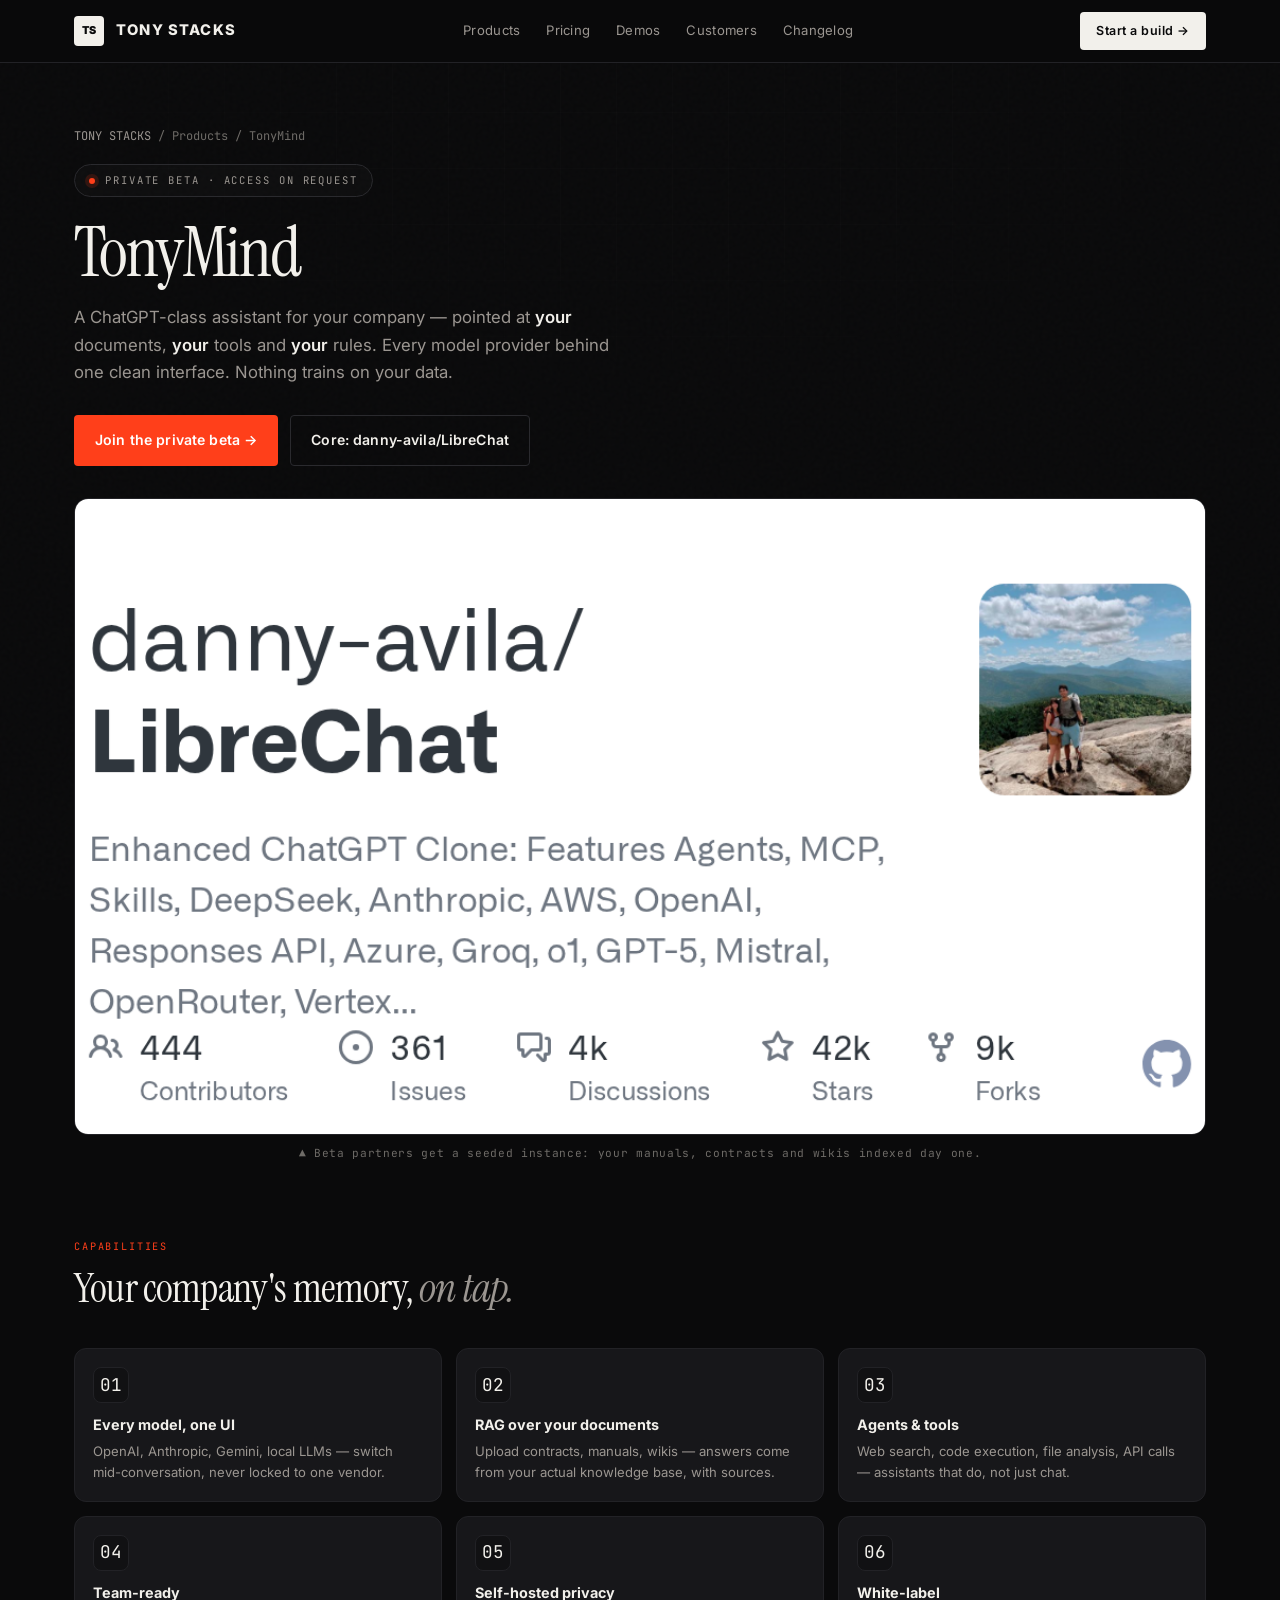
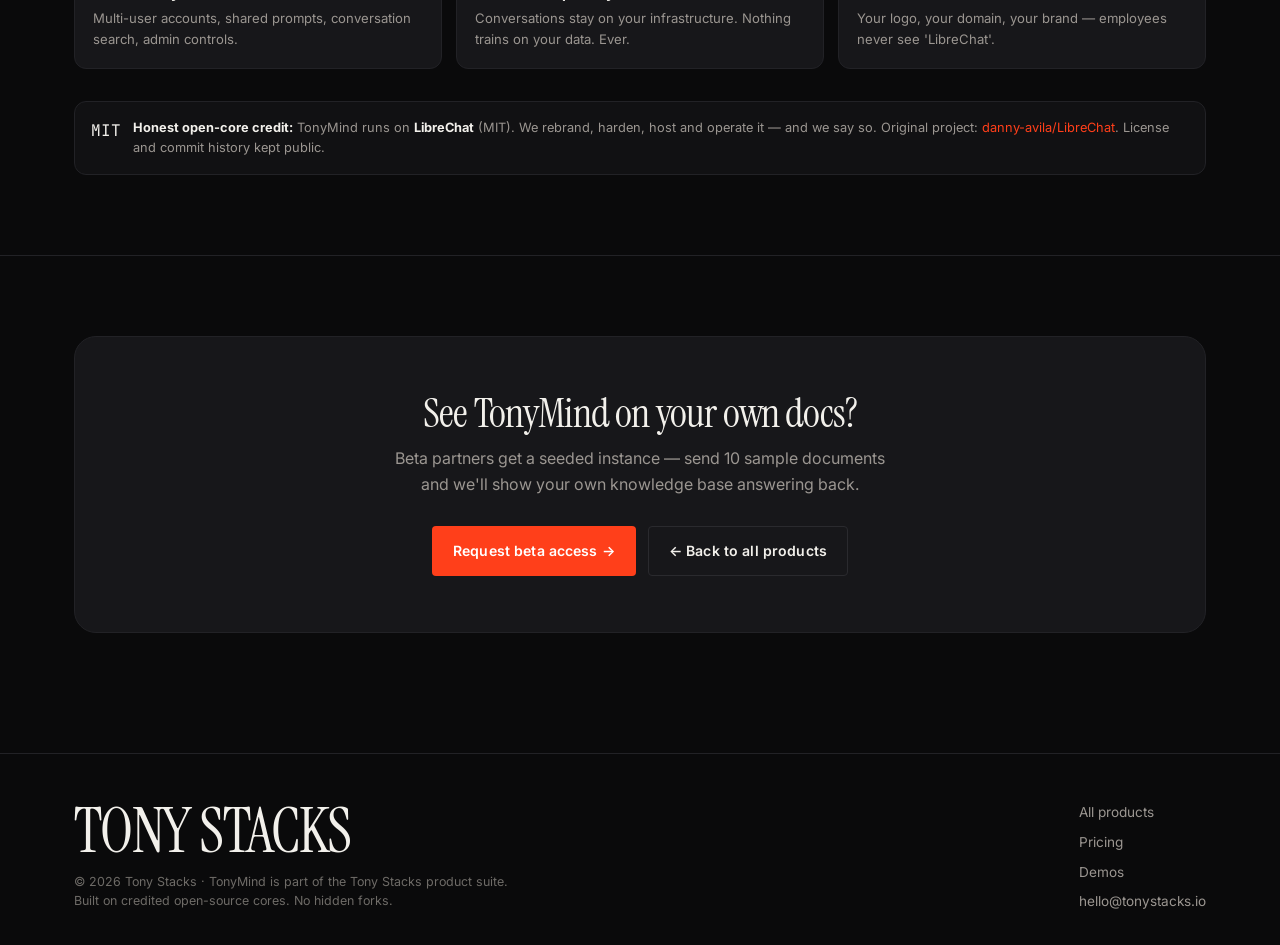
<file: products/tonymind.html>
<!DOCTYPE html>
<html lang="en">
<head>
<meta charset="UTF-8">
<meta name="viewport" content="width=device-width,initial-scale=1">
<title>TonyMind — AI assistant on LibreChat | TONY STACKS</title>
<meta name="description" content="TonyMind: ChatGPT-class assistant pointed at YOUR documents and tools. Multi-model, RAG, self-hosted, white-label. Private beta — access on request.">
<link rel="icon" href="data:image/svg+xml,%3Csvg xmlns='http://www.w3.org/2000/svg' viewBox='0 0 64 64'%3E%3Crect width='64' height='64' rx='6' fill='%230A0A0B' stroke='%23222226'/%3E%3Ctext x='32' y='40' font-family='Arial' font-size='22' font-weight='900' fill='%23F2F0EB' text-anchor='middle'%3ETS%3C/text%3E%3C/svg%3E">
<link rel="stylesheet" href="../assets/css/style.css">
</head>
<body>
<div class="bg-fx"></div>
<div class="gridlines"></div>

<nav class="nav"><div class="wrap nav-in">
  <a class="brand" href="../index.html"><span class="lg">TS</span><span>TONY <b>STACKS</b></span></a>
  <div class="nav-links">
    <a href="../index.html#products">Products</a><a href="../pricing.html">Pricing</a><a href="../demo.html">Demos</a><a href="../customers.html">Customers</a><a href="../changelog.html">Changelog</a>
  </div>
  <a class="nav-cta" href="../index.html#contact">Start a build →</a>
  <button class="burger" aria-label="Menu">☰</button>
</div></nav>

<header class="phero"><div class="wrap">
  <p class="crumbs"><a href="../index.html">TONY STACKS</a> / Products / TonyMind</p>
  <span class="eyebrow rv"><i></i> PRIVATE BETA · ACCESS ON REQUEST</span>
  <h1 class="rv d1">TonyMind</h1>
  <p class="lede rv d2">A ChatGPT-class assistant for your company — pointed at <b>your</b> documents, <b>your</b> tools and <b>your</b> rules. Every model provider behind one clean interface. Nothing trains on your data.</p>
  <div class="hero-actions rv d3">
    <a class="btn primary" href="mailto:hello@tonystacks.io?subject=TonyMind beta access">Join the private beta →</a>
    <a class="btn ghost" href="https://github.com/danny-avila/LibreChat" target="_blank" rel="noopener">Core: danny-avila/LibreChat</a>
  </div>

  <div class="media-frame rv d4"><img src="../assets/img/librechat.png" alt="TonyMind interface on LibreChat" loading="lazy"></div>
  <p class="shot-cap">▲ Beta partners get a seeded instance: your manuals, contracts and wikis indexed day one.</p>
</div></header>

<section style="padding-top:40px"><div class="wrap">
  <div class="sec-head rv">
    <span class="kicker">CAPABILITIES</span>
    <h2>Your company's memory, <em class="serif" style="font-style:italic;color:var(--mut);font-weight:400">on tap.</em></h2>
  </div>
  <div class="feat-grid">
    <div class="fc rv"><span class="ic mono">01</span><h4>Every model, one UI</h4><p>OpenAI, Anthropic, Gemini, local LLMs — switch mid-conversation, never locked to one vendor.</p></div>
    <div class="fc rv"><span class="ic mono">02</span><h4>RAG over your documents</h4><p>Upload contracts, manuals, wikis — answers come from your actual knowledge base, with sources.</p></div>
    <div class="fc rv"><span class="ic mono">03</span><h4>Agents &amp; tools</h4><p>Web search, code execution, file analysis, API calls — assistants that do, not just chat.</p></div>
    <div class="fc rv"><span class="ic mono">04</span><h4>Team-ready</h4><p>Multi-user accounts, shared prompts, conversation search, admin controls.</p></div>
    <div class="fc rv"><span class="ic mono">05</span><h4>Self-hosted privacy</h4><p>Conversations stay on your infrastructure. Nothing trains on your data. Ever.</p></div>
    <div class="fc rv"><span class="ic mono">06</span><h4>White-label</h4><p>Your logo, your domain, your brand — employees never see 'LibreChat'.</p></div>
  </div>

  <div class="credit rv">
    <span class="ic mono">MIT</span>
    <p><b>Honest open-core credit:</b> TonyMind runs on <b>LibreChat</b> (MIT). We rebrand, harden, host and operate it — and we say so. Original project: <a href="https://github.com/danny-avila/LibreChat" target="_blank" rel="noopener">danny-avila/LibreChat</a>. License and commit history kept public.</p>
  </div>
</div></section>

<section id="contact"><div class="wrap">
  <div class="band rv">
    <h2>See TonyMind on your own docs?</h2>
    <p>Beta partners get a seeded instance — send 10 sample documents and we'll show your own knowledge base answering back.</p>
    <div class="hero-actions" style="justify-content:center">
      <a class="btn primary" href="mailto:hello@tonystacks.io?subject=TonyMind beta access">Request beta access →</a>
      <a class="btn ghost" href="../index.html#products">← Back to all products</a>
    </div>
  </div>
</div></section>

<footer><div class="wrap">
  <div class="f-grid">
    <div>
      <div class="wordmark">TONY STACKS</div>
      <p class="f-meta">© <span data-year></span> Tony Stacks · TonyMind is part of the Tony Stacks product suite.<br>Built on credited open-source cores. No hidden forks.</p>
    </div>
    <div class="f-links">
      <a href="../index.html#products">All products</a><a href="../pricing.html">Pricing</a><a href="../demo.html">Demos</a><a href="mailto:hello@tonystacks.io">hello@tonystacks.io</a>
    </div>
  </div>
</div></footer>

<script src="../assets/js/main.js"></script>
</body>
</html>
</file>
<file: assets/css/style.css>
@import url('https://fonts.googleapis.com/css2?family=Instrument+Serif:ital@0;1&family=Inter:wght@400;500;600;700;800&family=JetBrains+Mono:wght@400;500&display=swap');
/* ============ TONY STACKS v2 — Industrial Editorial ============ */
:root{
  --bg:#0A0A0B; --bg2:#111113; --panel:#17171A; --panel2:#1C1C1F;
  --line:#222226; --line2:#2A2A2E; --hair:rgba(255,255,255,.06);
  --txt:#F2F0EB; --mut:#9B9691; --dim:#6E6B67; --faint:#3A3836;
  --rust:#FF3F1A; --rust2:#E83712; --steel:#8A9BA8; --paper:#F2F0EB;
  --r:14px; --r2:22px; --maxw:1180px;
}
*{margin:0;padding:0;box-sizing:border-box}
html{scroll-behavior:smooth}
body{background:var(--bg);color:var(--txt);font-family:"Inter",-apple-system,Segoe UI,Roboto,sans-serif;-webkit-font-smoothing:antialiased;line-height:1.6;overflow-x:hidden}
::selection{background:rgba(255,63,26,.3)}
a{color:inherit;text-decoration:none}img{max-width:100%;display:block}

/* blueprint background — replaces orbs */
.bg-fx{position:fixed;inset:0;z-index:-2;pointer-events:none;background:var(--bg)}
.gridlines{position:fixed;inset:0;z-index:-1;pointer-events:none;opacity:.22;
  background-image:
    linear-gradient(var(--hair) 1px, transparent 1px),
    linear-gradient(90deg, var(--hair) 1px, transparent 1px);
  background-size:56px 56px;
  -webkit-mask-image:radial-gradient(ellipse 80% 55% at 50% 12%, #000 30%, transparent 78%);
          mask-image:radial-gradient(ellipse 80% 55% at 50% 12%, #000 30%, transparent 78%);
}
.bg-fx::after{content:"";position:fixed;inset:0;z-index:-1;pointer-events:none;opacity:.04;
  background-image:url("data:image/svg+xml,%3Csvg viewBox='0 0 256 256' xmlns='http://www.w3.org/2000/svg'%3E%3Cfilter id='n'%3E%3CfeTurbulence type='fractalNoise' baseFrequency='0.9'/%3E%3C/filter%3E%3Crect width='100%25' height='100%25' filter='url(%23n)' opacity='0.5'/%3E%3C/svg%3E");
}

.wrap{max-width:var(--maxw);margin:0 auto;padding:0 24px}
.mono{font-family:"JetBrains Mono",ui-monospace,Menlo,monospace}
.serif{font-family:"Instrument Serif", Georgia, serif}

/* NAV — solid, not glass */
.nav{position:sticky;top:0;z-index:50;background:rgba(10,10,11,.88);backdrop-filter:blur(8px);-webkit-backdrop-filter:blur(8px);border-bottom:1px solid var(--line)}
.nav-in{display:flex;align-items:center;justify-content:space-between;height:62px;gap:20px}
.brand{display:flex;align-items:center;gap:12px;font-weight:800;letter-spacing:.08em;font-size:.92rem}
.brand .lg{width:30px;height:30px;background:var(--txt);color:var(--bg);border-radius:4px;display:grid;place-items:center;font-size:.68rem;font-weight:900;letter-spacing:.04em}
.brand span b{font-weight:800}
.nav-links{display:flex;gap:26px;font-size:.82rem;color:var(--mut);letter-spacing:.02em}
.nav-links a{padding:6px 0;border-bottom:1px solid transparent;transition:.2s}
.nav-links a:hover{color:var(--txt);border-bottom-color:var(--txt)}
.nav-cta{font-size:.78rem;font-weight:600;letter-spacing:.04em;padding:9px 16px;background:var(--txt);color:var(--bg);border-radius:4px;transition:.15s}
.nav-cta:hover{background:#fff;transform:translateY(-1px)}
.burger{display:none;background:none;border:1px solid var(--line2);border-radius:6px;color:var(--txt);padding:7px 11px;font-size:1rem;cursor:pointer}

/* HERO — editorial split */
.hero{position:relative;padding:72px 0 36px}
.hero-grid{display:grid;grid-template-columns:1.15fr .85fr;gap:48px;align-items:center}
.eyebrow{display:inline-flex;align-items:center;gap:10px;font-family:"JetBrains Mono",monospace;font-size:.66rem;letter-spacing:.18em;text-transform:uppercase;color:var(--mut);border:1px solid var(--line2);border-radius:99px;padding:7px 14px;margin-bottom:22px;background:rgba(255,255,255,.02)}
.eyebrow i{width:6px;height:6px;border-radius:50%;background:var(--rust);box-shadow:0 0 0 4px rgba(255,63,26,.15)}
h1{font-family:"Instrument Serif",Georgia,serif;font-size:clamp(2.6rem,5.5vw,4.6rem);line-height:.95;letter-spacing:-.03em;font-weight:400}
h1 em{font-style:italic;color:var(--rust);font-weight:400}
.lede{margin-top:18px;color:var(--mut);font-size:1.05rem;max-width:560px;line-height:1.65}
.lede b{color:var(--txt);font-weight:600}
.hero-actions{display:flex;gap:12px;margin-top:28px;flex-wrap:wrap}
.btn{display:inline-flex;align-items:center;gap:8px;font-weight:600;font-size:.88rem;padding:13px 20px;border-radius:4px;transition:.15s;cursor:pointer;border:1px solid transparent;letter-spacing:.01em}
.btn.primary{background:var(--rust);color:#fff}
.btn.primary:hover{background:var(--rust2);transform:translateY(-1px)}
.btn.ghost{border-color:var(--line2);color:var(--txt);background:transparent}
.btn.ghost:hover{border-color:var(--txt);background:rgba(255,255,255,.04)}
.hero-meta{margin-top:22px;display:flex;gap:18px;flex-wrap:wrap;color:var(--dim);font-size:.78rem;font-family:"JetBrains Mono",monospace}
.hero-meta b{color:var(--mut)}
.hero-visual{position:relative;border:1px solid var(--line);border-radius:var(--r2);overflow:hidden;background:var(--panel);min-height:380px;display:flex;flex-direction:column}
.hv-bar{height:38px;border-bottom:1px solid var(--line);display:flex;align-items:center;gap:8px;padding:0 14px;background:var(--bg2)}
.hv-bar i{width:10px;height:10px;border-radius:50%;background:var(--line2)}
.hv-bar span{margin-left:auto;font-family:"JetBrains Mono",monospace;font-size:.62rem;letter-spacing:.12em;color:var(--dim);text-transform:uppercase}
.hv-body{padding:18px;display:grid;gap:12px;flex:1}
.hv-row{display:grid;grid-template-columns:1fr 1fr;gap:12px}
.hv-card{border:1px solid var(--line);border-radius:10px;padding:14px;background:var(--bg)}
.hv-card .k{font-family:"JetBrains Mono",monospace;font-size:.62rem;letter-spacing:.12em;color:var(--dim);text-transform:uppercase}
.hv-card .v{font-size:1.35rem;font-weight:700;margin-top:6px;letter-spacing:-.02em}
.hv-card .s{color:var(--mut);font-size:.72rem;margin-top:4px}
.hv-wide{grid-column:1 / -1;display:flex;gap:10px;align-items:center;padding:12px 14px;border:1px dashed var(--line2);border-radius:10px;background:rgba(255,63,26,.04)}
.hv-wide .dot{width:8px;height:8px;border-radius:50%;background:var(--rust);animation:pulse 1.6s infinite}
@keyframes pulse{50%{opacity:.4}}

/* proof bar */
.proof{margin-top:36px;border:1px solid var(--line);border-radius:var(--r);background:var(--panel);display:flex;flex-wrap:wrap;align-items:center;gap:0;overflow:hidden}
.proof-label{padding:16px 20px;font-family:"JetBrains Mono",monospace;font-size:.66rem;letter-spacing:.14em;text-transform:uppercase;color:var(--dim);border-right:1px solid var(--line);background:var(--bg2)}
.proof-links{display:flex;gap:8px;padding:12px 16px;flex-wrap:wrap}
.proof-links a{font-size:.78rem;padding:7px 12px;border-radius:99px;border:1px solid var(--line2);color:var(--mut);transition:.15s;background:var(--bg)}
.proof-links a:hover{border-color:var(--txt);color:var(--txt)}
.proof-links a.live{border-color:rgba(255,63,26,.4);color:var(--txt);background:rgba(255,63,26,.08)}
.proof-links a.live::before{content:"● ";color:var(--rust)}

/* sections */
section{padding:80px 0;border-top:1px solid var(--line)}
section:first-of-type{border-top:none}
.sec-head{margin-bottom:40px;max-width:720px}
.kicker{font-family:"JetBrains Mono",monospace;font-size:.64rem;letter-spacing:.18em;text-transform:uppercase;color:var(--rust);margin-bottom:12px;display:block}
h2{font-family:"Instrument Serif",Georgia,serif;font-size:clamp(1.9rem,3.2vw,2.6rem);line-height:1;letter-spacing:-.02em;font-weight:400}
.sec-head p{color:var(--mut);margin-top:12px;font-size:.95rem}
.sec-head p b{color:var(--txt)}

/* product cards — editorial, not tilt */
.pgrid{display:grid;grid-template-columns:repeat(3,1fr);gap:16px}
@media(max-width:1000px){.pgrid{grid-template-columns:repeat(2,1fr)}}
@media(max-width:600px){.pgrid{grid-template-columns:1fr}}
.pcard{position:relative;background:var(--panel);border:1px solid var(--line);border-radius:var(--r);overflow:hidden;display:flex;flex-direction:column;transition:border-color .2s, transform .2s}
.pcard:hover{border-color:var(--line2);transform:translateY(-2px)}
.pcard::before{content:"";position:absolute;top:0;left:0;right:0;height:2px;background:var(--rust);opacity:0;transition:opacity .2s}
.pcard:hover::before{opacity:1}
.pcard .thumb{position:relative;aspect-ratio:16/9;overflow:hidden;background:var(--bg2);border-bottom:1px solid var(--line)}
.pcard .thumb img{width:100%;height:100%;object-fit:cover;filter:grayscale(.15) contrast(1.05);transition:filter .3s}
.pcard:hover .thumb img{filter:grayscale(0)}
.pcard .body{padding:18px 18px 16px;flex:1;display:flex;flex-direction:column}
.ptop{display:flex;align-items:center;justify-content:space-between;gap:10px;margin-bottom:8px}
.pname{font-size:1.05rem;font-weight:700;letter-spacing:-.01em}
.pcat{color:var(--dim);font-size:.64rem;font-family:"JetBrains Mono",monospace;letter-spacing:.1em;text-transform:uppercase}
.pdesc{color:var(--mut);font-size:.84rem;line-height:1.5;flex:1}
.pfoot{display:flex;align-items:center;justify-content:space-between;margin-top:14px;padding-top:14px;border-top:1px solid var(--line);font-size:.78rem}
.open-link{font-weight:600;display:inline-flex;align-items:center;gap:6px}
.open-link::after{content:"→";transition:transform .15s}
.pcard:hover .open-link::after{transform:translateX(3px)}
.core-tag{color:var(--dim);font-size:.68rem;font-family:"JetBrains Mono",monospace}
.badge{font-size:.6rem;font-weight:700;letter-spacing:.1em;text-transform:uppercase;padding:4px 8px;border-radius:4px;white-space:nowrap}
.badge.live{color:var(--rust);background:rgba(255,63,26,.08);border:1px solid rgba(255,63,26,.25)}
.badge.beta{color:var(--mut);border:1px solid var(--line2);background:rgba(255,255,255,.03)}
.badge.private{color:var(--dim);border:1px solid var(--line);background:transparent}

/* comparison */
.compare{display:grid;grid-template-columns:1fr 1fr;gap:1px;background:var(--line);border:1px solid var(--line);border-radius:var(--r);overflow:hidden;margin-top:28px}
.comp{padding:22px;background:var(--panel)}
.comp.bad{background:var(--bg2)}
.comp h4{font-size:.82rem;letter-spacing:.08em;text-transform:uppercase;margin-bottom:14px;display:flex;gap:8px;align-items:center}
.comp ul{list-style:none;display:grid;gap:10px;color:var(--mut);font-size:.86rem}
.comp li{display:flex;gap:10px}
.comp li::before{content:"—";color:var(--dim)}

/* steps */
.steps{display:grid;grid-template-columns:repeat(3,1fr);gap:16px;margin-top:32px}
@media(max-width:860px){.steps{grid-template-columns:1fr}}
.step{border:1px solid var(--line);border-radius:var(--r);padding:20px;background:var(--panel);position:relative}
.step .n{font-family:"JetBrains Mono",monospace;font-size:.68rem;color:var(--rust);letter-spacing:.1em;margin-bottom:10px}
.step h4{font-size:.95rem;font-weight:700;margin-bottom:6px}
.step p{color:var(--mut);font-size:.84rem}

/* about */
.about-grid{display:grid;grid-template-columns:320px 1fr;gap:48px;align-items:start}
@media(max-width:860px){.about-grid{grid-template-columns:1fr}}
.avatar{width:100%;aspect-ratio:1;border-radius:var(--r2);background:var(--panel);border:1px solid var(--line);display:grid;place-items:center;overflow:hidden;position:relative}
.avatar img{width:100%;height:100%;object-fit:cover;filter:grayscale(1)}
.avatar::after{content:"TONY — INDUSTRIALIST / BUILDER";position:absolute;bottom:12px;left:12px;right:12px;font-family:"JetBrains Mono",monospace;font-size:.58rem;letter-spacing:.12em;color:rgba(255,255,255,.7);background:rgba(0,0,0,.5);backdrop-filter:blur(6px);padding:6px 8px;border-radius:6px;text-align:center}
.about-txt p{color:var(--mut);margin-top:14px;font-size:.95rem}
.about-txt p b{color:var(--txt)}
.quote{margin-top:20px;border-left:2px solid var(--rust);padding:12px 16px;background:rgba(255,63,26,.04);border-radius:0 8px 8px 0;color:var(--txt);font-family:"Instrument Serif",serif;font-size:1.15rem;line-height:1.4}

/* band */
.band{position:relative;border:1px solid var(--line);border-radius:var(--r2);padding:56px 32px;text-align:center;background:var(--panel);overflow:hidden}
.band h2{font-family:"Instrument Serif",serif}
.band p{color:var(--mut);max-width:520px;margin:12px auto 0}
.band .hero-actions{justify-content:center}

/* footer */
footer{border-top:1px solid var(--line);padding:48px 0 32px;margin-top:40px}
.f-grid{display:flex;justify-content:space-between;gap:32px;flex-wrap:wrap}
.wordmark{font-family:"Instrument Serif",serif;font-size:clamp(2.2rem,6vw,3.8rem);line-height:1;letter-spacing:-.02em}
.f-meta{color:var(--dim);font-size:.78rem;margin-top:10px;line-height:1.5}
.f-links{display:flex;flex-direction:column;gap:8px;font-size:.85rem;color:var(--mut)}
.f-links a:hover{color:var(--txt)}

/* reveal */
.rv{opacity:0;transform:translateY(14px);transition:opacity .6s ease,transform .6s ease}
.rv.on{opacity:1;transform:none}
.d1{transition-delay:.07s}.d2{transition-delay:.12s}.d3{transition-delay:.18s}

/* product page */
.phero{padding:64px 0 36px}
.crumbs{color:var(--dim);font-size:.75rem;font-family:"JetBrains Mono",monospace;margin-bottom:18px}
.crumbs a{color:var(--mut)}.crumbs a:hover{color:var(--txt)}
.shot{border:1px solid var(--line);border-radius:14px;overflow:hidden;margin:32px 0 10px}
.shot img{width:100%}
.shot-cap{text-align:center;color:var(--dim);font-size:.7rem;margin-top:10px;font-family:"JetBrains Mono",monospace;letter-spacing:.06em}
.feat-grid{display:grid;grid-template-columns:repeat(3,1fr);gap:14px;margin-top:8px}
@media(max-width:860px){.feat-grid{grid-template-columns:1fr 1fr}}
@media(max-width:520px){.feat-grid{grid-template-columns:1fr}}
.fc{border:1px solid var(--line);border-radius:12px;padding:18px;background:var(--panel)}
.fc .ic{font-size:1.1rem;margin-bottom:10px;display:inline-flex;width:36px;height:36px;border-radius:8px;align-items:center;justify-content:center;background:var(--bg2);border:1px solid var(--line)}
.fc h4{font-size:.9rem;font-weight:700}
.fc p{color:var(--mut);font-size:.82rem;margin-top:4px}
.credit{display:flex;gap:12px;align-items:flex-start;border:1px solid var(--line);border-radius:12px;padding:16px;margin-top:32px;background:var(--bg2)}
.credit p{font-size:.8rem;color:var(--mut)}
.credit b{color:var(--txt)}
.credit a{color:var(--rust)}

/* media — product walkthroughs + texture */
.media-frame{position:relative;border:1px solid var(--line);border-radius:14px;overflow:hidden;background:var(--bg2);margin:32px 0 10px}
.media-frame video,.media-frame img{width:100%;display:block;aspect-ratio:16/9;object-fit:cover}
.media-frame .rec{position:absolute;top:12px;left:12px;z-index:2;font-family:"JetBrains Mono",monospace;font-size:.58rem;letter-spacing:.14em;color:var(--rust);background:rgba(10,10,11,.72);backdrop-filter:blur(4px);padding:5px 10px;border-radius:99px;border:1px solid rgba(255,63,26,.3)}
.media-frame .rec::before{content:"● ";animation:pulse 1.6s infinite}
.duo{display:grid;grid-template-columns:1fr 1fr;gap:16px;margin-top:28px}
@media(max-width:860px){.duo{grid-template-columns:1fr}}
.duo .media-frame{margin:0}
.duo-cap{display:flex;justify-content:space-between;align-items:center;gap:12px;padding:12px 4px 0;font-size:.78rem;color:var(--mut)}
.duo-cap a{color:var(--rust);font-weight:600;white-space:nowrap}
.avatar video{width:100%;height:100%;object-fit:cover;filter:grayscale(1) contrast(1.08) brightness(.9)}
.band.has-broll{background:var(--bg2)}
.band.has-broll .broll{position:absolute;inset:0;width:100%;height:100%;object-fit:cover;filter:grayscale(1) brightness(.28) contrast(1.1);z-index:0}
.band.has-broll>*{position:relative;z-index:1}

@media(max-width:900px){
  .nav-links{display:none;position:absolute;top:62px;left:0;right:0;flex-direction:column;gap:0;background:var(--bg);border-bottom:1px solid var(--line);padding:10px 24px 18px}
  .nav-links.open{display:flex}
  .nav-links a{padding:12px 0;border-bottom:1px solid var(--line)}
  .burger{display:block;min-height:44px;min-width:44px}
  .hero-grid{grid-template-columns:1fr}
  .hero{padding:48px 0 28px}
  section{padding:60px 0}
}
@media(max-width:640px){
  .compare{grid-template-columns:1fr}
  .proof{flex-direction:column;align-items:stretch}
  .proof-label{border-right:none;border-bottom:1px solid var(--line)}
  .band{padding:36px 18px}
  .band .hero-actions .btn{width:100%;justify-content:center}
  .hero-visual{min-height:280px}
  .price-grid{grid-template-columns:1fr}
}
@media(prefers-reduced-motion:reduce){.rv{transition:none}.hv-wide .dot{animation:none}}
</file>
